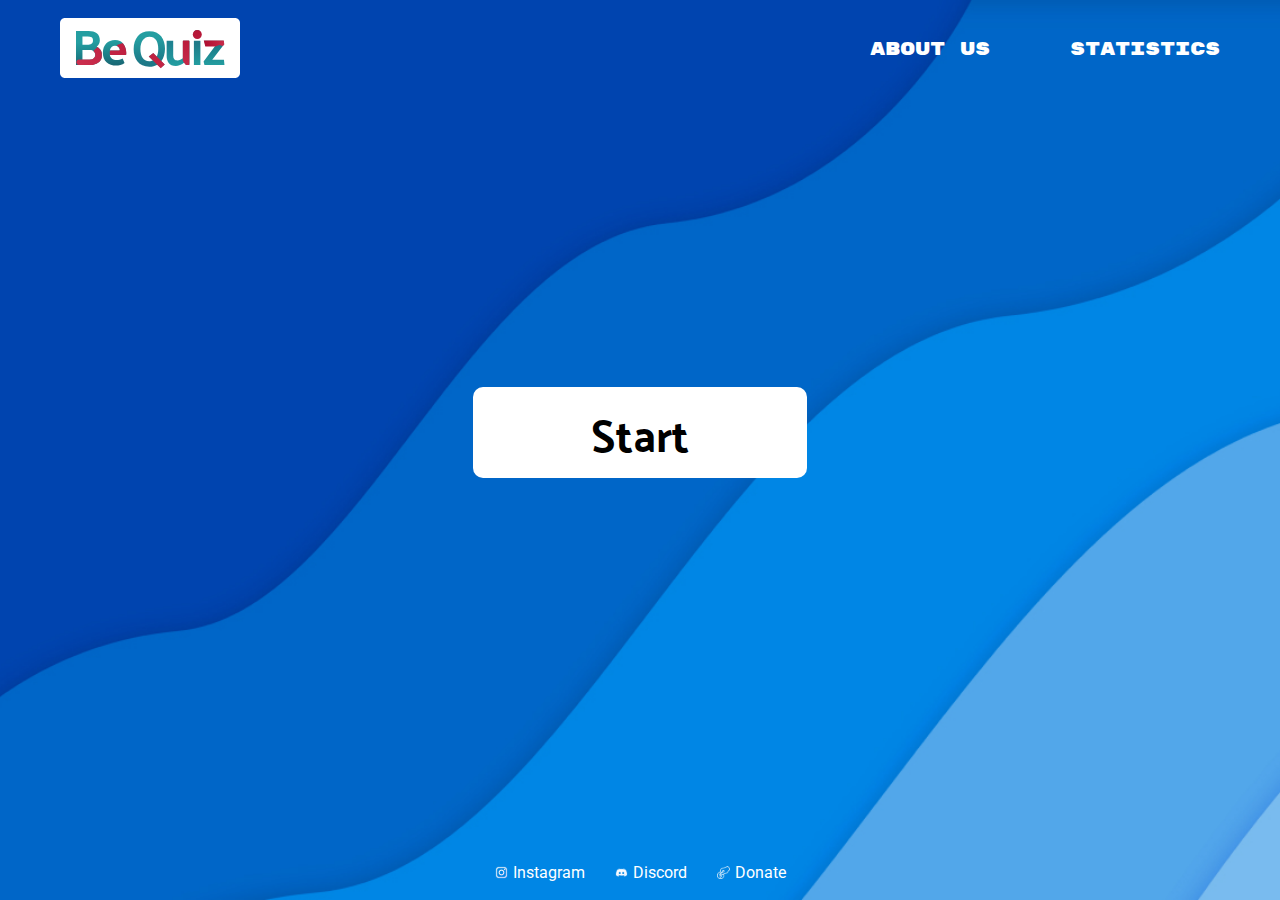
<file: index.html>
<!DOCTYPE html>
<html lang="en">
<head>
    <meta charset="UTF-8">
    <meta http-equiv="X-UA-Compatible" content="IE=edge">
    <meta name="viewport" content="width=device-width, initial-scale=1.0">
    <link rel="stylesheet" href="./css/index.css">
    <title>BeQuiz</title>
</head>
<body>

    <header class="header">
        <div class="container">
            <div class="header__inner">
                <img class="header_logo" alt="" src="./media/BeQuiz-logo.svg">
                <ul class="header_ul">
                    <li><a href="./pages/aboutus.html">About us</a></li>
                    <li><a href="./pages/statistics.html">Statistics</a></li>
                </ul>
                <div class="menu">
                    <img class="header-bmenu" alt="" src="./media/header-burger_menu.svg">
                </div>
            </div>
        </div>
    </header>

    <div class="btn-section">
        <div class="container">
            <a href="./pages/categories.html"><button class="btn"><p class="btn-text">Start</p></button></a>
        </div>
    </div>

    <footer class="footer">
        <div class="container">
            <div class="footer-links">
                <div class="footer-link">
                    <a href="https://www.instagram.com/bequiz.kg/">
                        <img class="footer-logo" alt="" src="./media/inst-logo.svg">
                        <p class="footer-text">Instagram</p>
                    </a>
                </div>
                <div class="footer-link">
                    <a href="https://discord.com/">
                        <img class="footer-logo" alt="" src="./media/discord-logo.svg">
                        <p class="footer-text">Discord</p>
                    </a>
                </div>
                <div class="footer-link">
                    <a href="https://www.patreon.com/">
                        <img class="footer-logo" alt="" src="./media/donate-logo.svg">
                        <p class="footer-text">Donate</p>
                    </a>
                </div>
            </div>
        </div>
    </footer>

    <script src="./js/index.js"></script>
    <script src="./js/mainpage.js"></script>
</body>

</html>
</file>
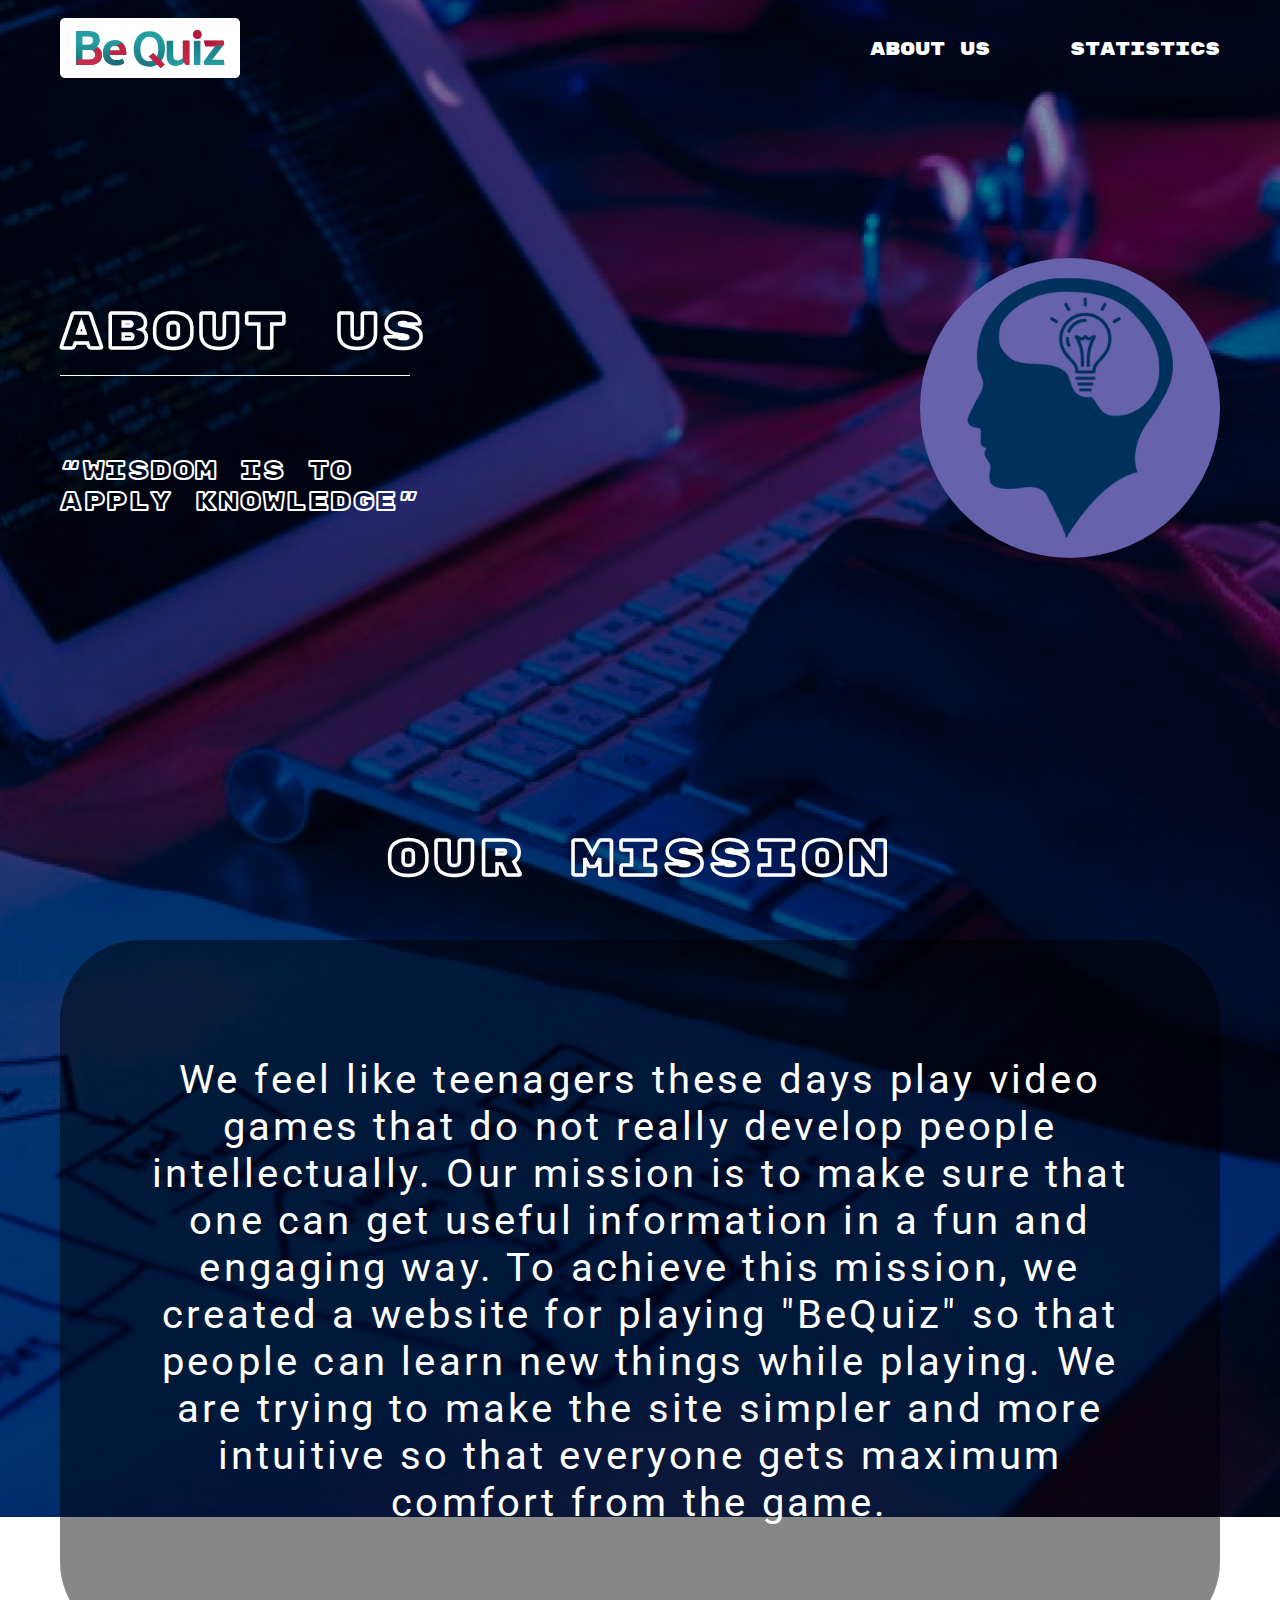
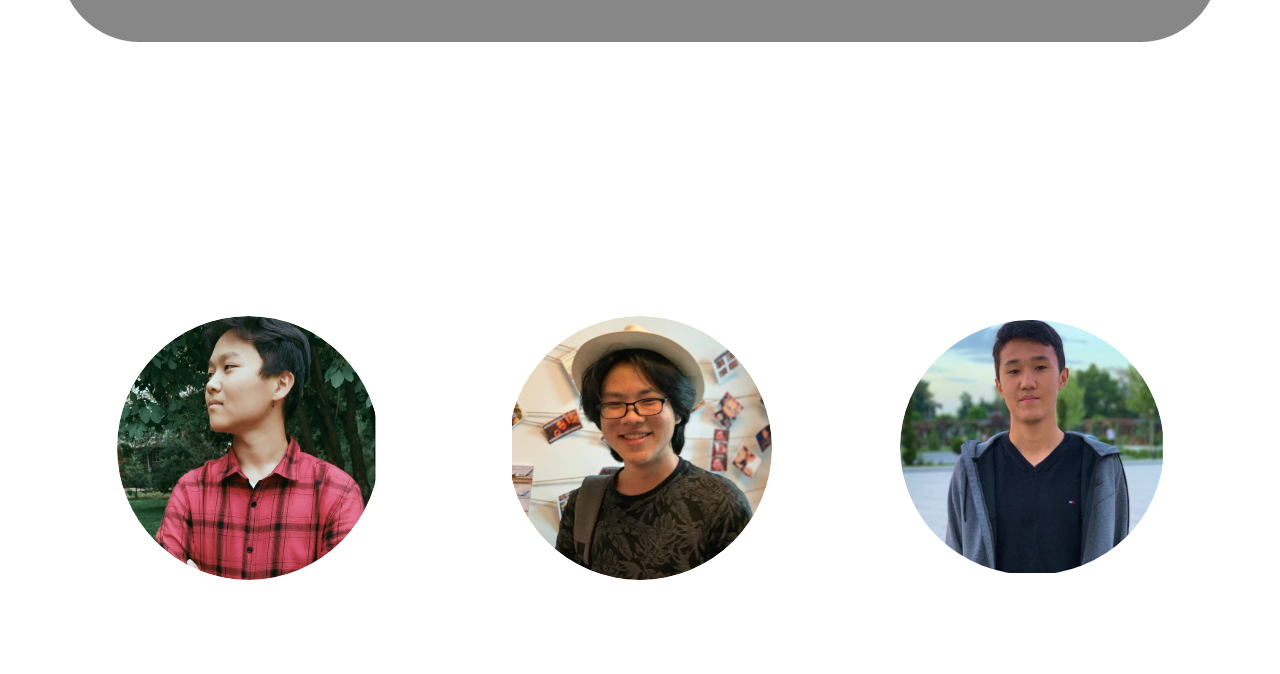
<file: pages/aboutus.html>
<!DOCTYPE html>
<html lang="en">
<head>
    <meta charset="UTF-8">
    <meta http-equiv="X-UA-Compatible" content="IE=edge">
    <meta name="viewport" content="width=device-width, initial-scale=1.0">
    <link rel="stylesheet" href="../css/aboutus.css">
    <title>About us</title>
</head>
<body>

    <header class="header">
        <div class="container">
            <div class="header__inner">
                <a class="transition-index" href="../index.html"><img class="header_logo" alt="" src="../media/BeQuiz-logo.svg"></a>
                <ul class="header_ul">
                    <li class="header_li active"><a href="../pages/aboutus.html">About us</a></li>
                    <li class="li-stats"><a href="../pages/statistics.html">Statistics</a></li>
                </ul>
                <div class="menu">
                    <img class="header-bmenu" alt="" src="../media/header-burger_menu.svg">
                </div>
            </div>
        </div>
    </header>

    <main>
        <img src="../media/aboutus/about_us-bg.jpg" alt="">
        <section class="section1">
            <div class="container">
                <div class="section1_box">
                    <div class="section1_left">
                        <p class="section1_left-title">
                            About us
                        </p>
                        <div class="section1-left-line"></div>
                        <p class="section1_left-text">
                            “Wisdom is to <br> apply knowledge”  
                        </p>
                    </div>
                    <div class="section1_right">
                        <img class="section1_right-img" src="../media/aboutus/know.png" alt="">
                    </div>
                </div>
            </div>
        </section>
        <section class="section2">
            <div class="container">
                <div class="section2_box">
                    <p class="section2_title">
                        Our mission
                    </p>
                    <div class="section2-bckg-box">
                        <p class="section2_text">
                            We feel like teenagers these days play video games that do not really develop people intellectually. Our mission is to make sure that one can get useful information in a fun and engaging way. To achieve this mission, we created a website for playing "BeQuiz" so that people can learn new things while playing. We are trying to make the site simpler and more intuitive so that everyone gets maximum comfort from the game.
                        </p>
                    </div>
                </div>
            </div>
        </section>
        <section class="section3">
            <div class="container">
                <p class="section3_title">
                    Our team
                </p>
                <div class="section3_cards">
                    <div class="card">
                        <div class="card__content">
                            <img class="we_img" src="../media/aboutus/Rectangle 84.svg" alt="" srcset="">
                            <p class="section3_cards-p1">Emir</p>
                        </div>
                        <div class="card__info info">
                            <h1 class="info__title">Description</h1>
                            <p class="info__text">My name is Emir, I like to eat oranges and also listen to music</p>
                        </div>
                    </div>
                    <div class="card">
                        <div class="card__content">
                            <img class="we_img" src="../media/aboutus/Rectangle 85.svg" alt="" srcset="">
                            <p class="section3_cards-p1">Timur</p>
                        </div>
                        <div class="card__info info">
                            <h1 class="info__title">Description</h1>
                            <p class="info__text">My name is Timur! I am interested in computer technologies. I am actively studying English and Front End development</p>
                        </div>
                    </div>
                    <div class="card">
                        <div class="card__content">
                            <img class="we_img" src="../media/aboutus/Rectangle 86.svg" alt="" srcset="">
                            <p class="section3_cards-p1">Beksultan</p>
                        </div>
                        <div class="card__info info">
                            <h1 class="info__title">Description</h1>
                            <p class="info__text">My name is Beksultan. In the future I want to join IT companies like Google, Amazon and Apple</p>
                        </div>
                    </div>
                </div>
            </div>
        </section>
    </main>

    <script src="../js/index.js"></script>
    <script src="../js/aboutus.js"></script>
</body>
</html>
</file>
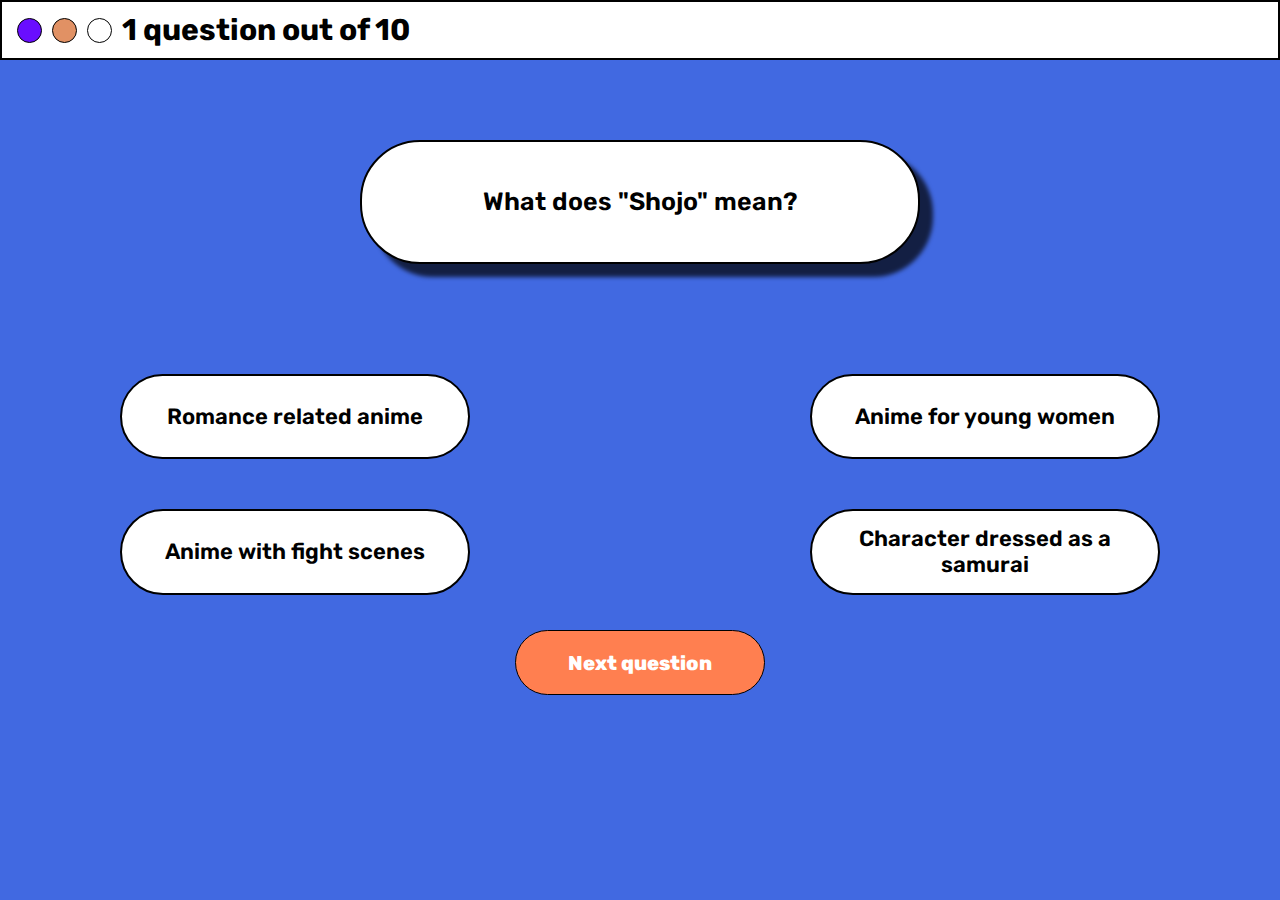
<file: pages/anime.html>
<!DOCTYPE html>
<html lang="en">
<head>
    <meta charset="UTF-8">
    <meta http-equiv="X-UA-Compatible" content="IE=edge">
    <meta name="viewport" content="width=device-width, initial-scale=1.0">
    <link rel="stylesheet" href="../css/Allcategories/commonstyle-quiz.css">
    <title>Anime</title>
</head>
<body>
    <main class="main">
        <section class="section-one">
            <div class="section-number">
                <div class="section-circle-red"></div>
                <div class="section-circle-orange"></div>
                <div class="section-circle-white"></div>
                <h3 class="section-title">
                    <span id="number-of-question"></span>
                    question out of
                    <span id="number-of-all-question"></span>
                </h3>
            </div>
            <div class="container">
                <div class="section-quiz">
                    <div id="question" class="section-question"><h3></h3></div>
                    <div class="section-answer">
                        <button data-id="0" class="section-one-btn option1"></button>
                        <button data-id="1" class="section-one-btn option2"></button>
                        <button data-id="2" class="section-one-btn option3"></button>
                        <button data-id="3" class="section-one-btn option4"></button>
                    </div>
                    <div class="button">
                        <button id="btn-next">Next question</button>
                    </div>
                </div>
                <div class="tracker">

                </div>   
            </div>
        </section>
	    <div class="quiz-over-modal">
		    <div class="content">
			    <h1>Result</h1>
			    <p class="quiz-over-modal__title">You've answered 
				    <span id="correct-answer"></span> out of 
				    <span id="number-of-all-question-2"></span> questions correctly
			    </p>
			    <button id="btn-try-again">Try again</button>
                <button id="btn-main-menu">Main menu</button>
		    </div>
	    </div>
        <script src="../js/anime.js"></script>
    </main>

</body>
</html>
</file>
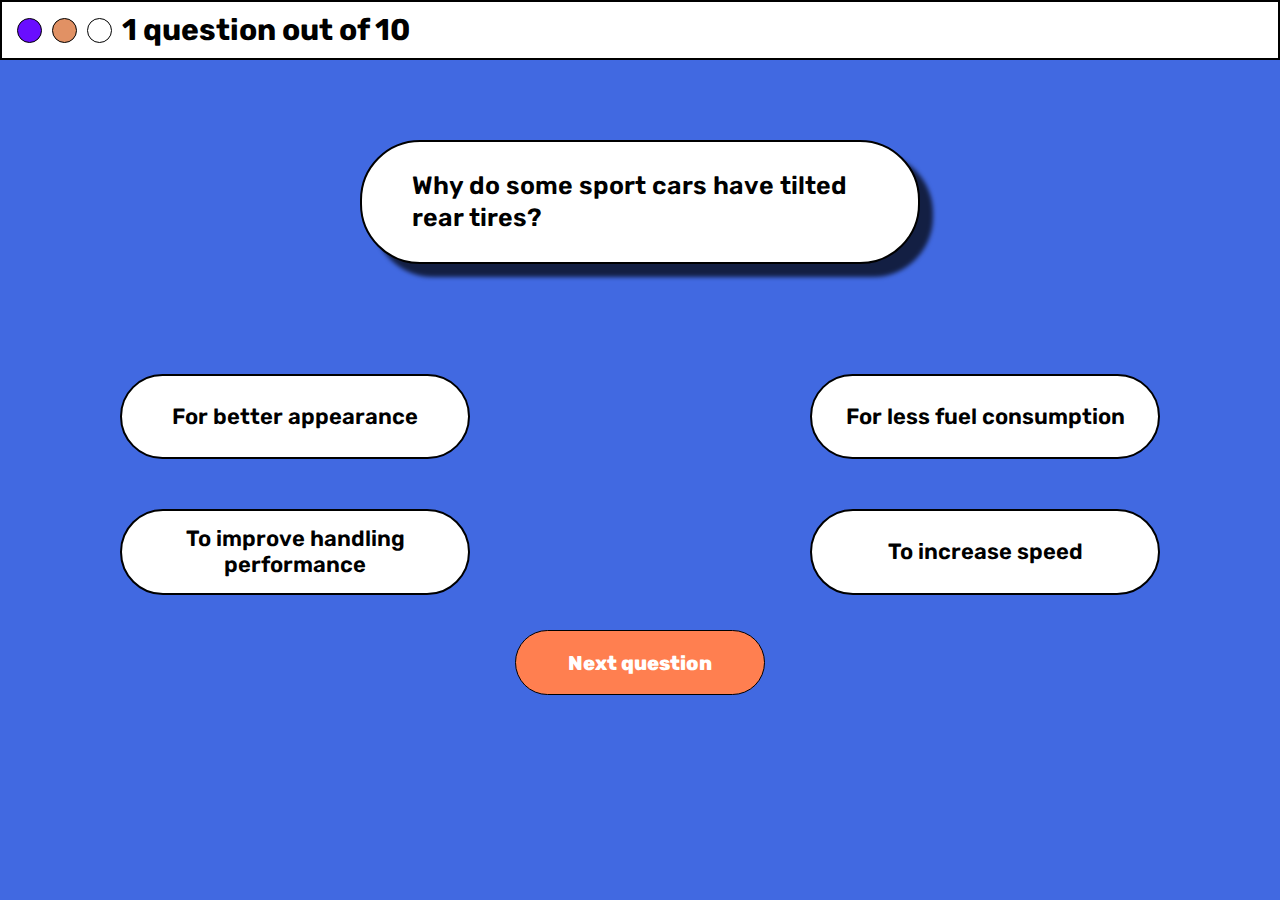
<file: pages/car.html>
<!DOCTYPE html>
<html lang="en">
<head>
    <meta charset="UTF-8">
    <meta http-equiv="X-UA-Compatible" content="IE=edge">
    <meta name="viewport" content="width=device-width, initial-scale=1.0">
    <link rel="stylesheet" href="../css/Allcategories/commonstyle-quiz.css">
    <title>Car</title>
</head>
<body>
    <main class="main">
        <section class="section-one">
            <div class="section-number">
                <div class="section-circle-red"></div>
                <div class="section-circle-orange"></div>
                <div class="section-circle-white"></div>
                <h3 class="section-title">
                    <span id="number-of-question"></span>
                    question out of
                    <span id="number-of-all-question"></span>
                </h3>
            </div>
            <div class="container">
                <div class="section-quiz">
                    <div id="question" class="section-question"><h3></h3></div>
                    <div class="section-answer">
                        <button data-id="0" class="section-one-btn option1"></button>
                        <button data-id="1" class="section-one-btn option2"></button>
                        <button data-id="2" class="section-one-btn option3"></button>
                        <button data-id="3" class="section-one-btn option4"></button>
                    </div>
                    <div class="button">
                        <button id="btn-next">Next question</button>
                    </div>
                </div>
                <div class="tracker">

                </div>   
            </div>
        </section>
	    <div class="quiz-over-modal">
		    <div class="content">
			    <h1>Result</h1>
			    <p class="quiz-over-modal__title">You've answered 
				    <span id="correct-answer"></span> out of 
				    <span id="number-of-all-question-2"></span> questions correctly
			    </p>
			    <button id="btn-try-again">Try again</button>
                <button id="btn-main-menu">Main menu</button>
		    </div>
	    </div>
        <script src="../js/car.js"></script>
    </main>

</body>
</html>
</file>
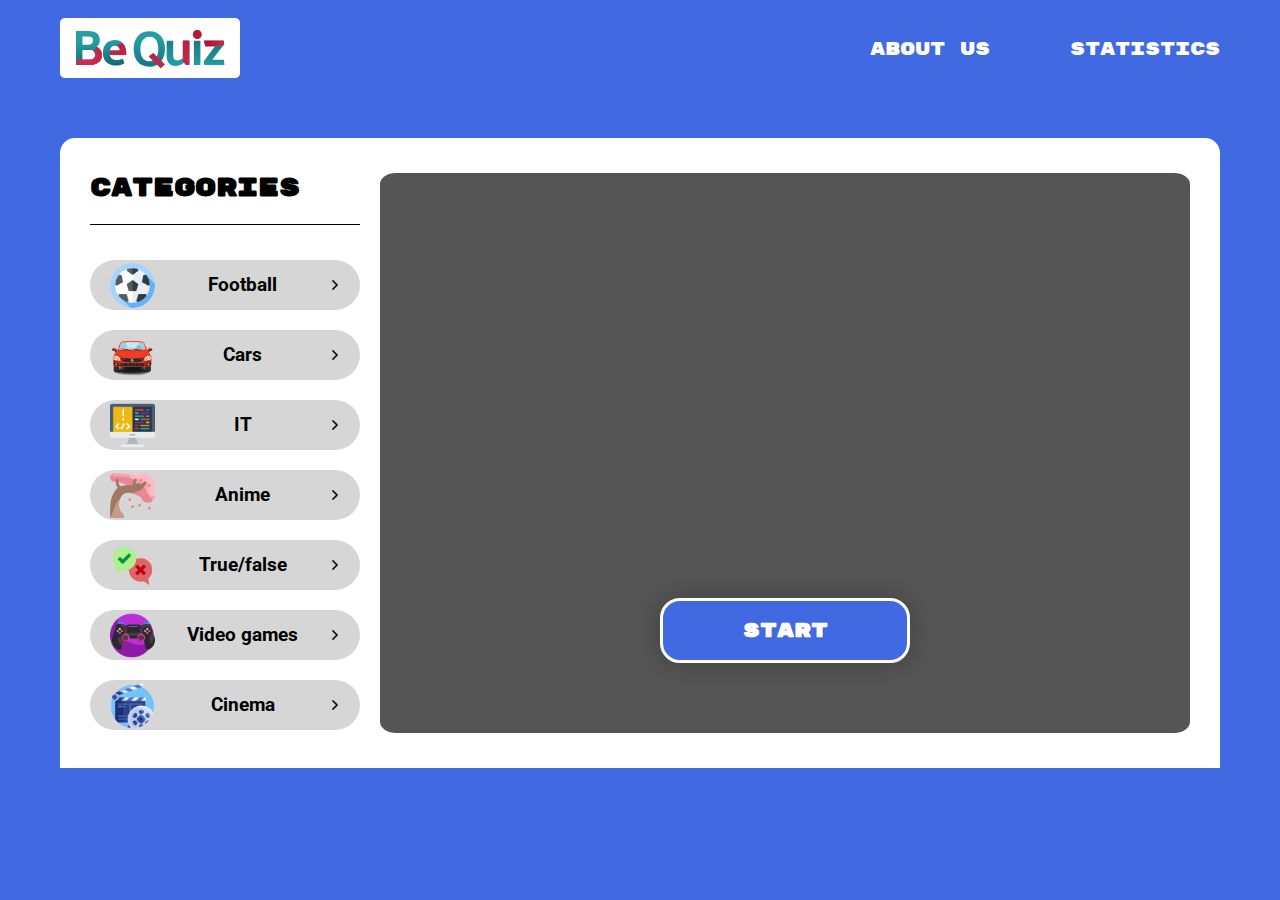
<file: pages/categories.html>
<!DOCTYPE html>
<html lang="en">
<head>
    <meta charset="UTF-8">
    <meta http-equiv="X-UA-Compatible" content="IE=edge">
    <meta name="viewport" content="width=device-width, initial-scale=1.0">
    <link rel="stylesheet" href="../css/categories.css">
    <title>Categories</title>
</head>
<body>

    <header class="header">
        <div class="container">
            <div class="header__inner">
                <a class="transition-index" href="../index.html"><img class="header_logo" alt="" src="../media/BeQuiz-logo.svg"></a>
                <ul class="header_ul">
                    <li class="header_li active"><a href="../pages/aboutus.html">About us</a></li>
                    <li class="li-stats"><a href="../pages/statistics.html">Statistics</a></li>
                </ul>
                <div class="menu">
                    <img class="header-bmenu" alt="" src="../media/header-burger_menu.svg">
                </div>
            </div>
        </div>
    </header>

    <section class="section-select">
        <div class="container">
            <div class="categories">
                <div class="quiz-types">
                    <h1 class="quiz-types-title">Categories</h1>
                    <div class="quiz-types-line"></div>

                   <a>
                    <div onclick="football()" class="quiz-type football">
                        <img class="quiz-type-icon" alt="" src="../media/categories-media/football-icon.svg">
                        <h3 class="quiz-type-title">Football</h3>
                        <img class="quiz-type-arr" alt="" src="../media/categories-media/arrow-right.svg">
                    </div>
                   </a> 
                    <div onclick="car()" class="quiz-type car">
                        <img class="quiz-type-icon" alt="" src="../media/categories-media/cars.png">
                        <h3 class="quiz-type-title">Cars</h3>
                        <img class="quiz-type-arr" alt="" src="../media/categories-media/arrow-right.svg">
                    </div>

                    <div onclick="IT()" class="quiz-type IT">
                        <img class="quiz-type-icon" alt="" src="../media/categories-media/it-icon.svg">
                        <h3 class="quiz-type-title">IT</h3>
                        <img class="quiz-type-arr" alt="" src="../media/categories-media/arrow-right.svg">
                    </div>

                    <div onclick="anime()" class="quiz-type anime">
                        <img class="quiz-type-icon" alt="" src="../media/categories-media/anime-icon.svg">
                        <h3 class="quiz-type-title">Anime</h3>
                        <img class="quiz-type-arr" alt="" src="../media/categories-media/arrow-right.svg">
                    </div>

                    <div onclick="truefalse()" class="quiz-type truefalse">
                        <img class="quiz-type-icon" alt="" src="../media/categories-media/true or false-logo.svg">
                        <h3 class="quiz-type-title">True/false</h3>
                        <img class="quiz-type-arr" alt="" src="../media/categories-media/arrow-right.svg">
                    </div>

                    <div onclick="game()" class="quiz-type game">
                        <img class="quiz-type-icon" alt="" src="../media/categories-media/games-logo.svg">
                        <h3 class="quiz-type-title">Video games</h3>
                        <img class="quiz-type-arr" alt="" src="../media/categories-media/arrow-right.svg">
                    </div>

                    <div onclick="cinema()" class="quiz-type cinema">
                        <img class="quiz-type-icon" alt="" src="../media/categories-media/movies-logo.svg">
                        <h3 class="quiz-type-title">Cinema</h3>
                        <img class="quiz-type-arr" alt="" src="../media/categories-media/arrow-right.svg">
                    </div>
                </div>
                
                <div class="wrapper">
                    <div class="quiz-types-img">
                        <div class="wrapper-btn">
                            <button class="quiz-types-img-btn"><div class="wrapper-btn"><h3>Start</h3></div></button>
                        </div>  
                    </div>
                    <img src="../media/categories-media/not_choosen.jpg" alt="">
                    <img src="../media/categories-media/Soccer.png" alt="">
                    <img src="../media/categories-media/car.bckg.svg" alt="">
                    <img src="../media/categories-media/IT.png" alt="">
                    <img src="../media/categories-media/animes.jpg" alt="">
                    <img src="../media/categories-media/TRUEFALSE.jpg" alt="">
                    <img src="../media/categories-media/games.png" alt="">
                    <img src="../media/categories-media/cinema.bkg.png" alt="">
                </div>
            </div>
        </div>
    </section>
    <script src="../js/categories.js"></script>
    <script src="../js/index.js"></script>
</body>
</html>
</file>
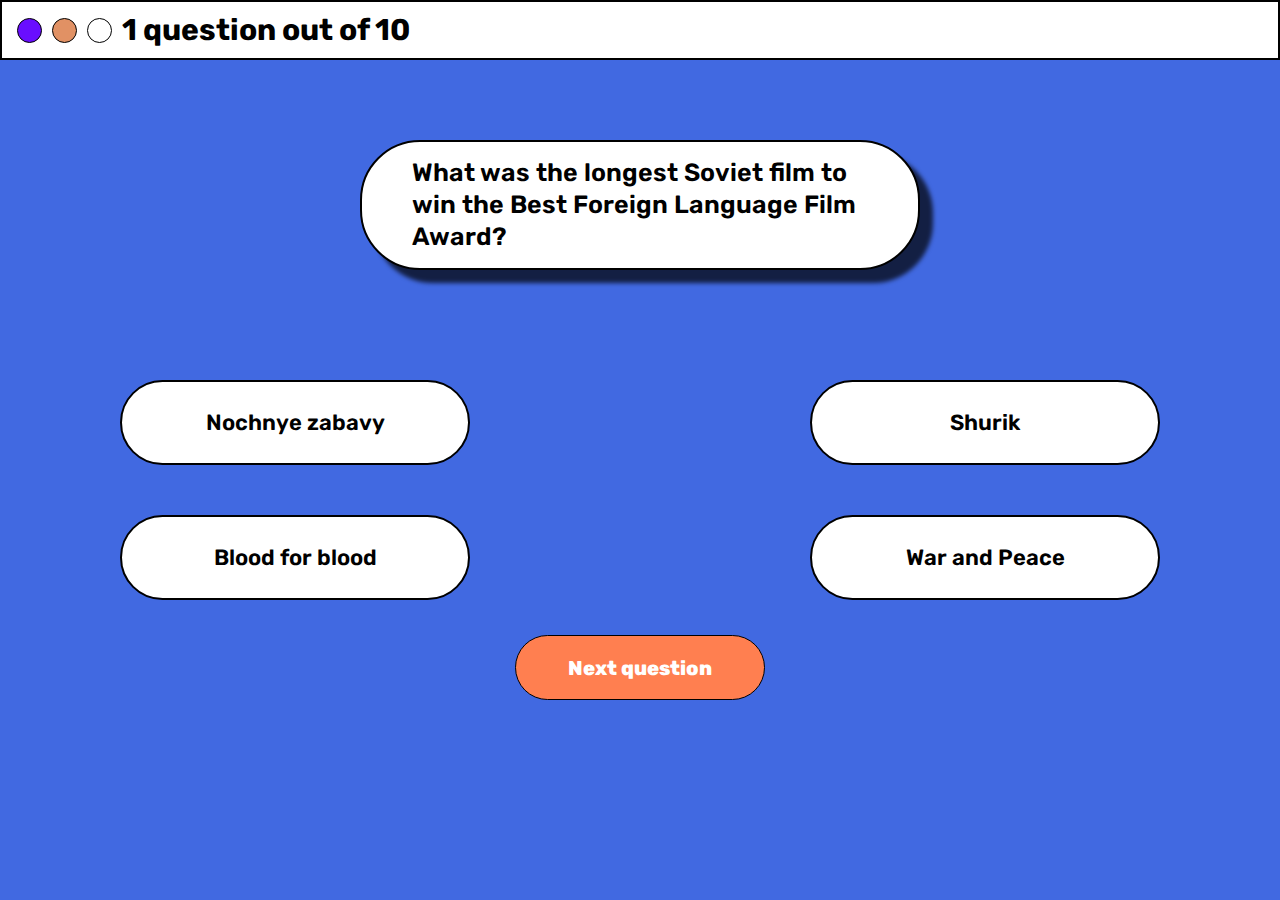
<file: pages/cinema.html>
<!DOCTYPE html>
<html lang="en">
<head>
    <meta charset="UTF-8">
    <meta http-equiv="X-UA-Compatible" content="IE=edge">
    <meta name="viewport" content="width=device-width, initial-scale=1.0">
    <link rel="stylesheet" href="../css/Allcategories/commonstyle-quiz.css">
    <title>Cinema</title>
</head>
<body>
    <main class="main">
        <section class="section-one">
            <div class="section-number">
                <div class="section-circle-red"></div>
                <div class="section-circle-orange"></div>
                <div class="section-circle-white"></div>
                <h3 class="section-title">
                    <span id="number-of-question"></span>
                    question out of
                    <span id="number-of-all-question"></span>
                </h3>
            </div>
            <div class="container">
                <div class="section-quiz">
                    <div id="question" class="section-question"><h3></h3></div>
                    <div class="section-answer">
                        <button data-id="0" class="section-one-btn option1"></button>
                        <button data-id="1" class="section-one-btn option2"></button>
                        <button data-id="2" class="section-one-btn option3"></button>
                        <button data-id="3" class="section-one-btn option4"></button>
                    </div>
                    <div class="button">
                        <button id="btn-next">Next question</button>
                    </div>
                </div>
                <div class="tracker">

                </div>   
            </div>
        </section>
	    <div class="quiz-over-modal">
		    <div class="content">
			    <h1>Result</h1>
			    <p class="quiz-over-modal__title">You've answered 
				    <span id="correct-answer"></span> out of 
				    <span id="number-of-all-question-2"></span> questions correctly
			    </p>
			    <button id="btn-try-again">Try again</button>
                <button id="btn-main-menu">Main menu</button>
		    </div>
	    </div>
        <script src="../js/cinema.js"></script>
    </main>

</body>
</html>
</file>
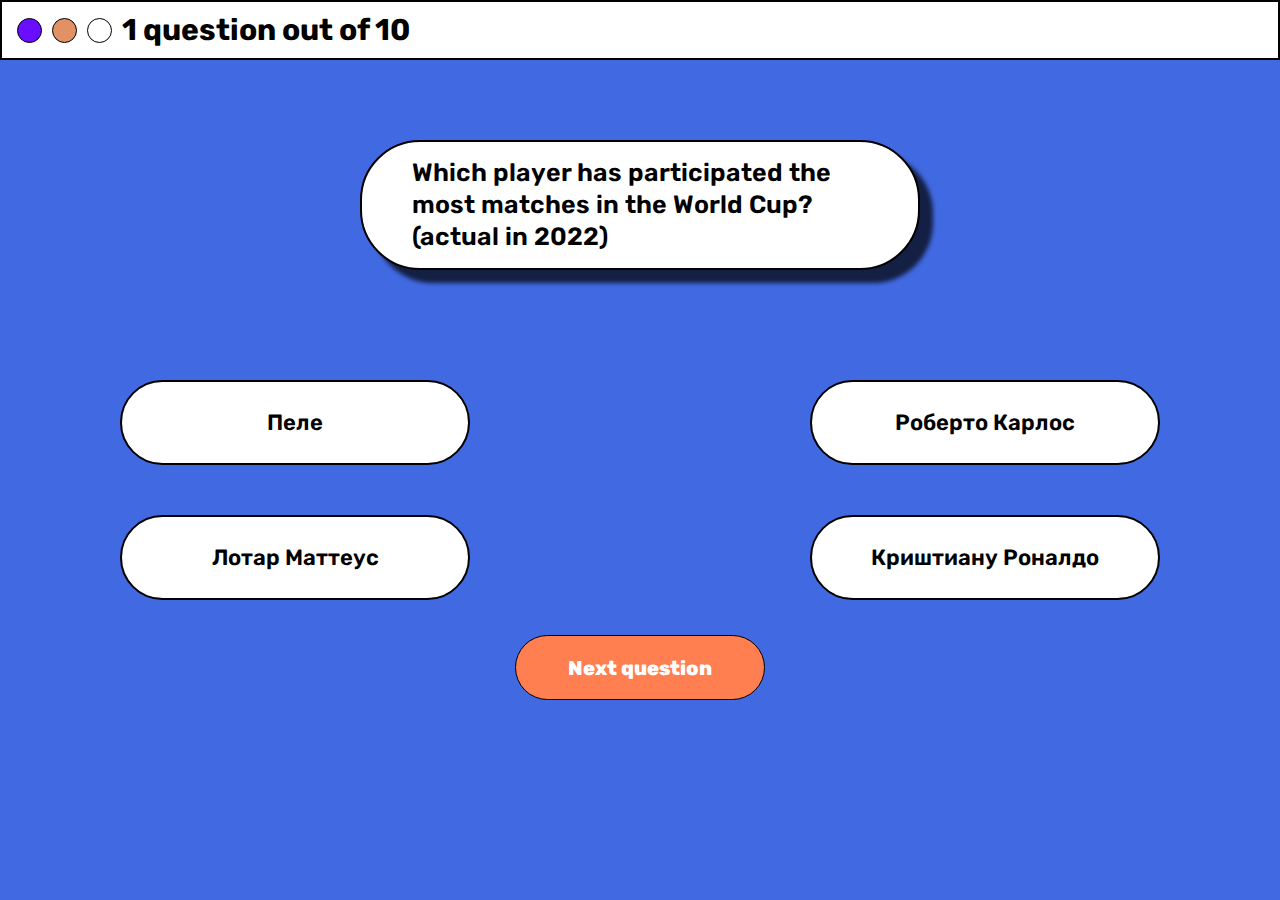
<file: pages/fotball.html>
<!DOCTYPE html>
<html lang="en">
<head>
    <meta charset="UTF-8">
    <meta http-equiv="X-UA-Compatible" content="IE=edge">
    <meta name="viewport" content="width=device-width, initial-scale=1.0">
    <link rel="stylesheet" href="../css/Allcategories/commonstyle-quiz.css">
    <title>Football</title>
</head>
<body>
    <main class="main">
        <section class="section-one">
            <div class="section-number">
                <div class="section-circle-red"></div>
                <div class="section-circle-orange"></div>
                <div class="section-circle-white"></div>
                <h3 class="section-title">
                    <span id="number-of-question"></span>
                    question out of
                    <span id="number-of-all-question"></span>
                </h3>
            </div>
            <div class="container">
                <div class="section-quiz">
                    <div id="question" class="section-question"><h3></h3></div>
                    <div class="section-answer">
                        <button data-id="0" class="section-one-btn option1"></button>
                        <button data-id="1" class="section-one-btn option2"></button>
                        <button data-id="2" class="section-one-btn option3"></button>
                        <button data-id="3" class="section-one-btn option4"></button>
                    </div>
                    <div class="button">
                        <button id="btn-next">Next question</button>
                    </div>
                </div>
                <div class="tracker">

                </div>   
            </div>
        </section>
	    <div class="quiz-over-modal">
		    <div class="content">
			    <h1>Result</h1>
			    <p class="quiz-over-modal__title">You've answered 
				    <span id="correct-answer"></span> out of 
				    <span id="number-of-all-question-2"></span> questions correctly
			    </p>
			    <button id="btn-try-again">Try again</button>
                <button id="btn-main-menu">Main menu</button>
		    </div>
	    </div>
        <script src="../js/football.js"></script>
    </main>

</body>
</html>
</file>
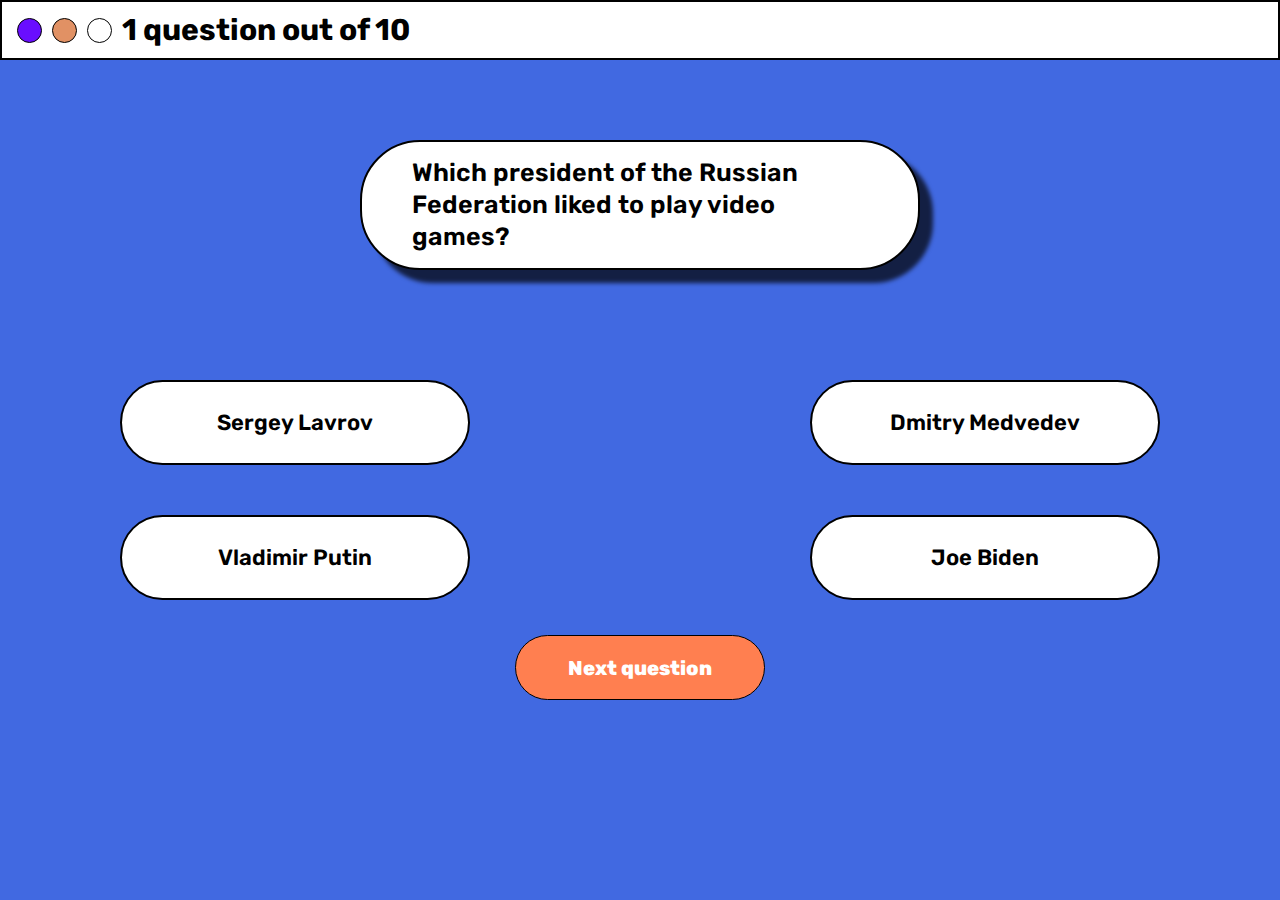
<file: pages/game.html>
<!DOCTYPE html>
<html lang="en">
<head>
    <meta charset="UTF-8">
    <meta http-equiv="X-UA-Compatible" content="IE=edge">
    <meta name="viewport" content="width=device-width, initial-scale=1.0">
    <link rel="stylesheet" href="../css/Allcategories/commonstyle-quiz.css">
    <title>Video Games</title>
</head>
<body>
    <main class="main">
        <section class="section-one">
            <div class="section-number">
                <div class="section-circle-red"></div>
                <div class="section-circle-orange"></div>
                <div class="section-circle-white"></div>
                <h3 class="section-title">
                    <span id="number-of-question"></span>
                    question out of
                    <span id="number-of-all-question"></span>
                </h3>
            </div>
            <div class="container">
                <div class="section-quiz">
                    <div id="question" class="section-question"><h3></h3></div>
                    <div class="section-answer">
                        <button data-id="0" class="section-one-btn option1"></button>
                        <button data-id="1" class="section-one-btn option2"></button>
                        <button data-id="2" class="section-one-btn option3"></button>
                        <button data-id="3" class="section-one-btn option4"></button>
                    </div>
                    <div class="button">
                        <button id="btn-next">Next question</button>
                    </div>
                </div>
                <div class="tracker">

                </div>   
            </div>
        </section>
	    <div class="quiz-over-modal">
		    <div class="content">
			    <h1>Result</h1>
			    <p class="quiz-over-modal__title">You've answered 
				    <span id="correct-answer"></span> out of 
				    <span id="number-of-all-question-2"></span> questions correctly
			    </p>
			    <button id="btn-try-again">Try again</button>
                <button id="btn-main-menu">Main menu</button>
		    </div>
	    </div>
        <script src="../js/game.js"></script>
    </main>

</body>
</html>
</file>
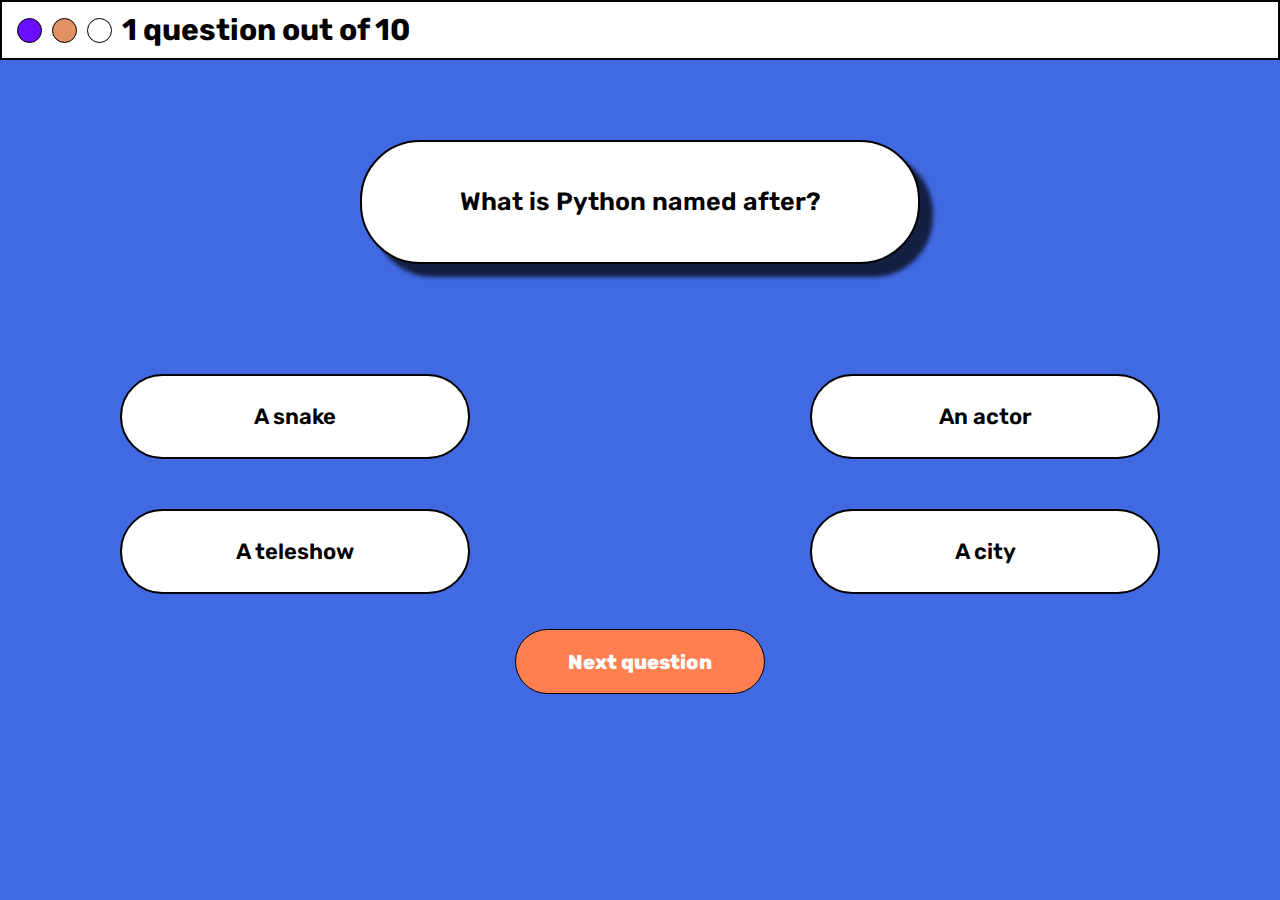
<file: pages/IT.html>
<!DOCTYPE html>
<html lang="en">
<head>
    <meta charset="UTF-8">
    <meta http-equiv="X-UA-Compatible" content="IE=edge">
    <meta name="viewport" content="width=device-width, initial-scale=1.0">
    <link rel="stylesheet" href="../css/Allcategories/commonstyle-quiz.css">
    <title>IT</title>
</head>
<body>
    <main class="main">
        <section class="section-one">
            <div class="section-number">
                <div class="section-circle-red"></div>
                <div class="section-circle-orange"></div>
                <div class="section-circle-white"></div>
                <h3 class="section-title">
                    <span id="number-of-question"></span>
                    question out of
                    <span id="number-of-all-question"></span>
                </h3>
            </div>
            <div class="container">
                <div class="section-quiz">
                    <div id="question" class="section-question"><h3></h3></div>
                    <div class="section-answer">
                        <button data-id="0" class="section-one-btn option1"></button>
                        <button data-id="1" class="section-one-btn option2"></button>
                        <button data-id="2" class="section-one-btn option3"></button>
                        <button data-id="3" class="section-one-btn option4"></button>
                    </div>
                    <div class="button">
                        <button id="btn-next">Next question</button>
                    </div>
                </div>
                <div class="tracker">

                </div>   
            </div>
        </section>
	    <div class="quiz-over-modal">
		    <div class="content">
			    <h1>Result</h1>
			    <p class="quiz-over-modal__title">You've answered 
				    <span id="correct-answer"></span> out of 
				    <span id="number-of-all-question-2"></span> questions correctly
			    </p>
			    <button id="btn-try-again">Try again</button>
                <button id="btn-main-menu">Main menu</button>
		    </div>
	    </div>
        <script src="../js/IT.js"></script>
    </main>

</body>
</html>
</file>
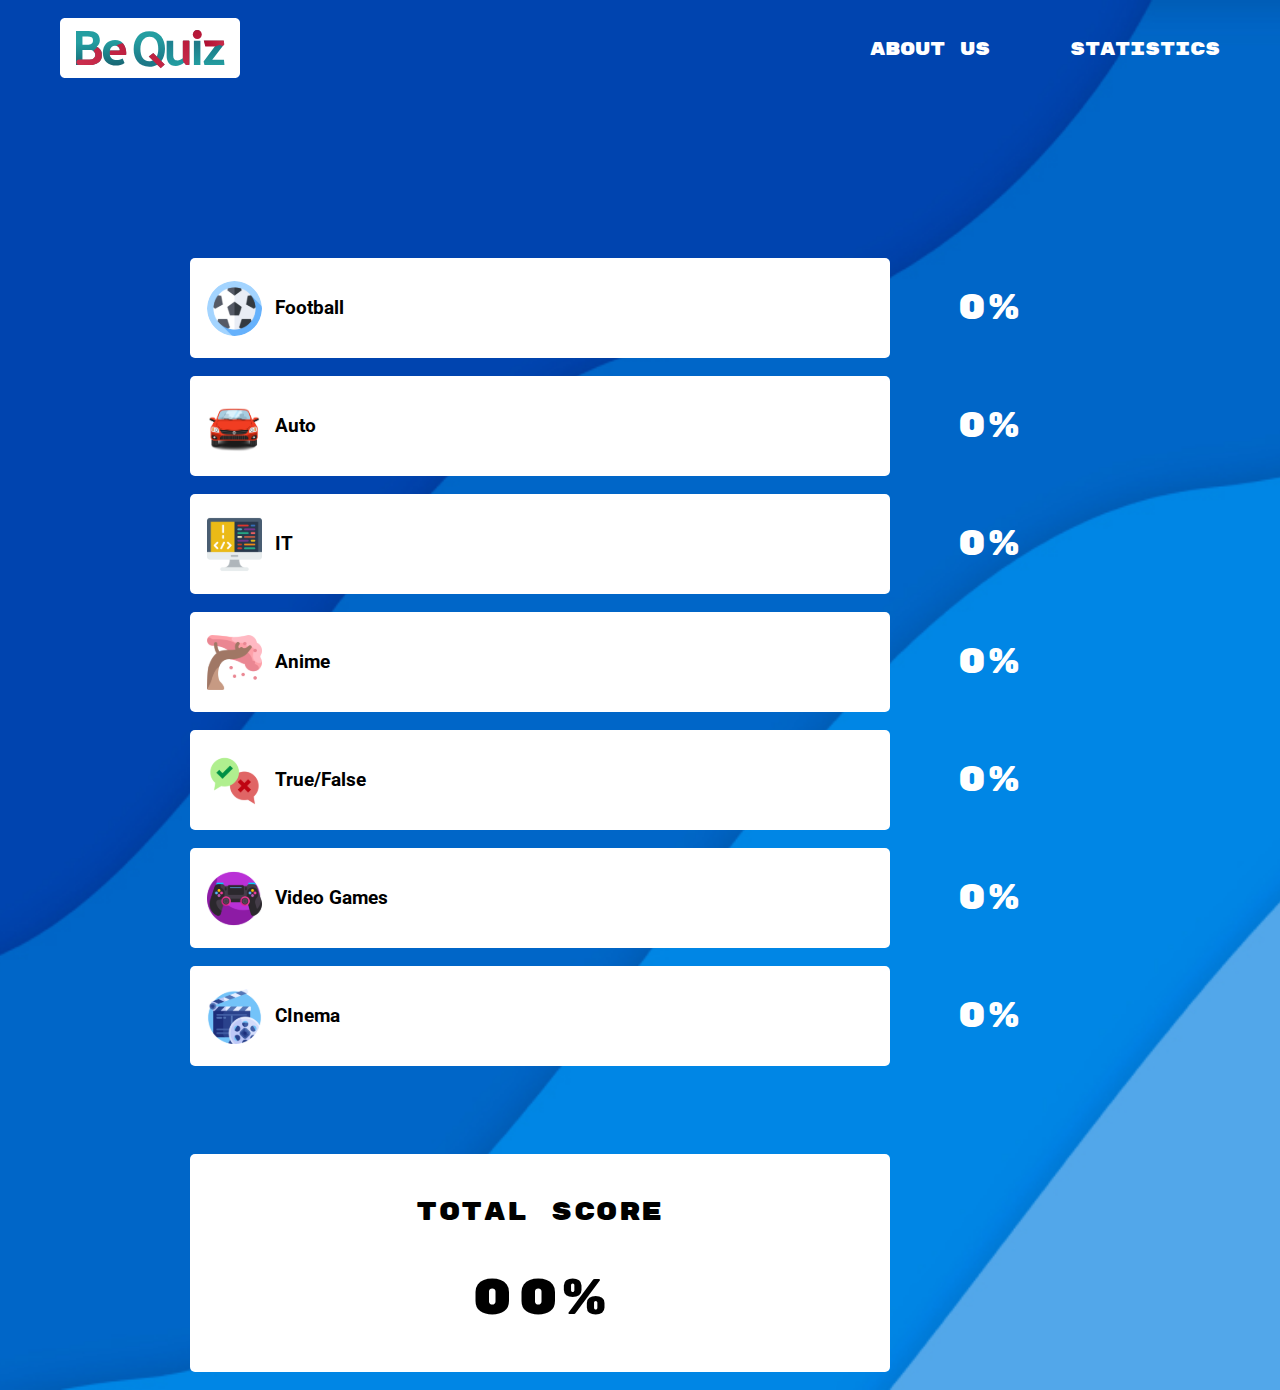
<file: pages/statistics.html>
<html lang="en">
<head>
    <meta charset="UTF-8">
    <meta http-equiv="X-UA-Compatible" content="IE=edge">
    <meta name="viewport" content="width=device-width, initial-scale=1.0">
    <link rel="stylesheet" href="../css/statistics.css">
    <title>Statistics</title>
</head>
<body>
    <header class="header">
        <div class="container">
            <div class="header__inner">
                <a class="transition-index" href="../index.html"><img class="header_logo" alt="" src="../media/BeQuiz-logo.svg"></a>
                <ul class="header_ul">
                    <li class="header_li active"><a href="../pages/aboutus.html">About us</a></li>
                    <li class="li-stats"><a href="../pages/statistics.html">Statistics</a></li>
                </ul>
                <div class="menu">
                    <img class="header-bmenu" alt="" src="../media/header-burger_menu.svg">
                </div>
            </div>
        </div>
    </header>
    
    <section class="statistics">
        <div class="statistics__container container">
            <div class="statistics__row">
                    <div class="statistics-item">
                        <div class="statistics-item__block">
                            <div class="statistics-item__score score"></div>
                            <img src="../media/categories-media/football-icon.svg" alt="">
                            <h3>Football</h3>
                        </div>
                        <h1 class="statistics-item__title">00%</h1>
                    </div>
                    <div class="statistics-item">
                        <div class="statistics-item__block">
                            <div class="statistics-item__score score"></div>
                            <img src="../media/categories-media/cars.png" alt="">
                            <h3>Auto</h3>
                        </div>
                        <h1 class="statistics-item__title">00%</h1>
                    </div>
                    <div class="statistics-item">
                        <div class="statistics-item__block">
                            <div class="statistics-item__score score"></div>
                            <img src="../media/categories-media/it-icon.svg" alt="">
                            <h3>IT</h3>
                        </div>
                        <h1 class="statistics-item__title">00%</h1>
                    </div>
                    <div class="statistics-item">
                        <div class="statistics-item__block">
                            <div class="statistics-item__score score"></div>
                            <img src="../media/categories-media/anime-icon.svg" alt="">
                            <h3>Anime</h3>
                        </div>
                        <h1 class="statistics-item__title">00%</h1>
                    </div>
                    <div class="statistics-item">
                        <div class="statistics-item__block">
                            <div class="statistics-item__score score"></div>
                            <img src="../media/categories-media/true or false-logo.svg" alt="">
                            <h3>True/False</h3>
                        </div>
                        <h1 class="statistics-item__title">00%</h1>
                    </div>
                    <div class="statistics-item">
                        <div class="statistics-item__block">
                            <div class="statistics-item__score score"></div>
                            <img src="../media/categories-media/games-logo.svg" alt="">
                            <h3>Video Games</h3>
                        </div>
                        <h1 class="statistics-item__title">00%</h1>
                    </div>
                    <div class="statistics-item">
                        <div class="statistics-item__block">
                            <div class="statistics-item__score score"></div>
                            <img src="../media/categories-media/movies-logo.svg" alt="">
                            <h3>CInema</h3>
                        </div>
                        <h1 class="statistics-item__title">00%</h1>
                    </div>
                    <div class="statistics-item">
                        <div class="statistics__result result">
                            <h3>Total Score</h3>
                            <h1 class="statistic__score"></h1>
                        </div>
                    </div>
            </div>
            
        </div>
    </section>
    <script src="../js/statistics.js"></script>
    <script src="../js/index.js"></script>
</body>
</html>
</file>
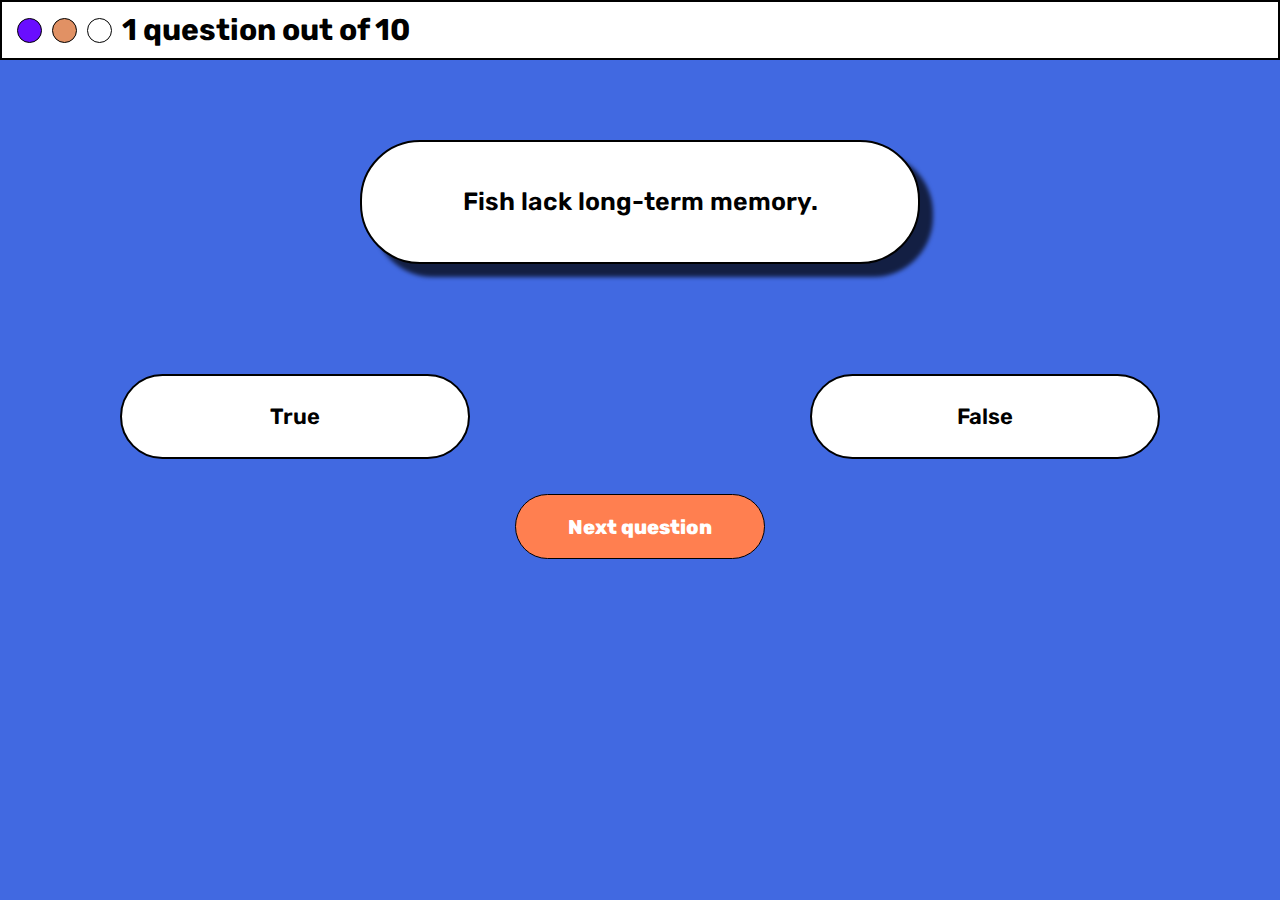
<file: pages/trueFalse.html>
<!DOCTYPE html>
<html lang="en">
<head>
    <meta charset="UTF-8">
    <meta http-equiv="X-UA-Compatible" content="IE=edge">
    <meta name="viewport" content="width=device-width, initial-scale=1.0">
    <link rel="stylesheet" href="../css/Allcategories/commonstyle-quiz.css">
    <title>TrueFalse</title>
</head>
<body>
    <main class="main">
        <section class="section-one">
            <div class="section-number">
                <div class="section-circle-red"></div>
                <div class="section-circle-orange"></div>
                <div class="section-circle-white"></div>
                <h3 class="section-title">
                    <span id="number-of-question"></span>
                    question out of
                    <span id="number-of-all-question"></span>
                </h3>
            </div>
            <div class="container">
                <div class="section-quiz">
                    <div id="question" class="section-question"><h3></h3></div>
                    <div class="section-answer">
                        <button data-id="0" class="section-one-btn option1"></button>
                        <button data-id="1" class="section-one-btn option2"></button>
                    </div>
                    <div class="button">
                        <button id="btn-next">Next question</button>
                    </div>
                </div>
                <div class="tracker">

                </div>   
            </div>
        </section>
	    <div class="quiz-over-modal">
		    <div class="content">
			    <h1>Result</h1>
			    <p class="quiz-over-modal__title">You've answered 
				    <span id="correct-answer"></span> out of 
				    <span id="number-of-all-question-2"></span> questions correctly
			    </p>
			    <button id="btn-try-again">Try again</button>
                <button id="btn-main-menu">Main menu</button>
		    </div>
	    </div>
        <script src="../js/truefalse.js"></script>
    </main>

</body>
</html>
</file>
<file: css/index.css>
@import url('https://fonts.googleapis.com/css2?family=Iceland&family=Rubik+Mono+One&display=swap');
@import url('https://fonts.googleapis.com/css2?family=Palanquin+Dark:wght@500&display=swap');
@import url('https://fonts.googleapis.com/css2?family=Roboto:wght@300&display=swap');

*{
    margin: 0;
    padding: 0;
    box-sizing: border-box;
    color: white;
    text-decoration: none;
}

body{
    display: none;
    background-image: url(../media/header-bg.jpg);
    background-repeat: no-repeat;
    background-position: center;
    background-size: cover;
    flex-direction: column;
    justify-content: space-between;
    height: 100vh;
}

ul {
    padding: 0;
    margin: 0;
}

.container{
    max-width: 1200px;
    width: 100%;
    margin: 0 auto;
    padding: 18px 20px;
}
.header{
    height: 120px;
    background: none;
    user-select: none;
}

.header_logo{
    pointer-events: none;
    user-select: none;
}

.header__inner{
    width: 100%;
    display: flex;
    justify-content: space-between;
    align-items: center;
}

.header_ul{
    list-style-type: none;
    display: flex;
    justify-content: space-between;
    width: 350px;
}

.header_ul > li{
    font-family: 'Rubik Mono One', sans-serif;
    font-size: 18px;
    transition: all .3s ease-out;
    height: 20px;
    position: relative;
}

.header_ul > li::after {
    content: "";
    width: 0;
    height: 3px;
    background: #fff;
    position: absolute;
    top: calc(100% + 5px);
    left: 50%;
    transform: translate(-100%, 0%);
    transition: all .3s ease-out;
    opacity: 0;
}

.header_ul > li:hover::after {
    width: calc(100% + 14px);
    transform: translate(-50%, 0%);
    opacity: 1;
}

.menu {
    display: none;
}

.header-bmenu{
    display: none;
}

.btn-section > div{
    display: flex;
    align-items: center;
    justify-content: center;
}

.btn{
    margin-bottom: 100px;
    background: white;
    width:333.85px;
    height: 90.15px;
    border: none;
    border-radius: 10px;
    font-family: 'Palanquin Dark', sans-serif;
    font-style: normal;
    font-weight: 400;
    font-size: 45px;
    line-height: 81px;

    color: #000000;
    transition: 0.1s;
}

.btn-text{
    color: black;
}
.btn:hover{
    cursor: pointer;
    transform: translateY(-5px);
    box-shadow: 0 11.2px 0 #8D8D8D;
}
.btn:active{
    transform: translateY(-2px);
    box-shadow: 0 3px 0 gray;
}

.footer{
    width: 100%;
}

.footer-links{
    display: flex;
    justify-content: center;
    column-gap: 30px;
}

a{
    display: flex;
    column-gap: 5px;
}

a > .footer-text{
    font-family: 'Roboto', sans-serif;
}

@media (max-width: 767.98px){
    .menu {
        width: 400px;
        display: flex;
        justify-content: flex-end;
    }
    .header-bmenu{
        display: block;
        cursor: pointer;
        position: relative;
        z-index: 99;    
        zoom: 0.78;
    }

    .header_logo{
        zoom: 0.78;
    }

    .header_ul{
        list-style-type: none;
        display: flex;
        flex-direction: column;
        justify-content: flex-start;
        margin-left: 30px;
        width: 320px;
        height: calc(100vh - 120px);
        position: fixed;
        bottom: 0;
        right: 0;
        margin: 0;
        background: #fff;
        padding: 60px 0px 0px 70px;
        transform: translateX(100%);
        transition: all .3s ease-out;
    }
    .header_ul::before {
        content: "";
        width: 100%;
        height: 120px;
        background: #fff;
        position: absolute;
        top: -120px;
        right: 0;
        border-top-left-radius: 90px;
    }
    .header_ul.active{
        transform: translateX(0%);
    }
    .header_ul > li {
        color: #000;
        margin-bottom: 15px;
    }
    .header_ul > li::after {
        display: none;
    }
    .li-stats {
        margin: 0;
    }
    a {
        color: #000;
    }
}

@media (max-width: 450px){

    

    .btn-section{
        zoom: 0.9;
    }

    .btn-section > div{
        margin-top: 60px;
    }

    .footer-links{
        zoom: 0.9;
    }
}

@media (max-width: 375.98px){
    .btn-section{
        zoom: 0.9;
    }

    .btn-section > div{
        margin-top: -10px;
    }

    .footer-link{
        zoom: 0.9;
    }
}
</file>
<file: css/aboutus.css>
@import url('https://fonts.googleapis.com/css2?family=Iceland&family=Rubik+Mono+One&display=swap');
@import url('https://fonts.googleapis.com/css2?family=Palanquin+Dark:wght@500&display=swap');
@import url('https://fonts.googleapis.com/css2?family=Roboto:wght@300&display=swap');


*{
    margin: 0;
    padding: 0;
    box-sizing: border-box;
    color: white;
    text-decoration: none;
}

body{
    background: url(../media/aboutus/about_us-bg.jpg);
    background-repeat: no-repeat;
    background-position: center;
    background-size: cover;
    background-attachment: fixed;
    display: none;
    flex-direction: column;
    justify-content: space-between;
}

ul {
    padding: 0;
    margin: 0;
}

.container{
    max-width: 1200px;
    width: 100%;
    margin: 0 auto;
    padding: 18px 20px;
}
.header{
    height: 120px;
    background: none;
    user-select: none;
}

.header_logo{
    pointer-events: none;
    user-select: none;
}
.transition-index{
    transition: 0.4s;
}
.transition-index:hover{
   transform: scale(1.03);
}

.header__inner{
    width: 100%;
    display: flex;
    justify-content: space-between;
    align-items: center;
}

.header_ul{
    list-style-type: none;
    display: flex;
    justify-content: space-between;
    width: 350px;
}

.header_ul > li{
    font-family: 'Rubik Mono One', sans-serif;
    font-size: 18px;
    transition: all .3s ease-out;
    height: 20px;
    position: relative;
}

.header_ul > li::after {
    content: "";
    width: 0;
    height: 3px;
    background: #fff;
    position: absolute;
    top: calc(100% + 5px);
    left: 50%;
    transform: translate(-100%, 0%);
    transition: all .3s ease-out;
    opacity: 0;
}

.header_ul > li:hover::after {
    width: calc(100% + 14px);
    transform: translate(-50%, 0%);
    opacity: 1;
}

.menu {
    display: none;
}

.header-bmenu{
    display: none;
}

a{
    display: flex;
    column-gap: 5px;
}

a > .footer-text{
    font-family: 'Roboto', sans-serif;
}

main > img{
    display: none;
}

.section1_box{
    margin: 120px 0 0 0;
    display: flex;
    justify-content: space-between;
    align-items: center;
}
:root{
    --white:#fff;
}
.section1_left-title{
    font-family: 'Rubik Mono One';
    font-style: normal;
    font-weight: 300;
    font-size: 50px;
    line-height: 60px;
    letter-spacing: 0.06em;
    -webkit-text-fill-color: transparent;
    -webkit-text-stroke:3.5px var(--white);
  
}
.section1-left-line{
    margin-top: 13px;
    width:350px;
    height: 1.4px;
    background:rgb(255, 255, 255);
}

.section1_left-text{
    font-family: 'Rubik Mono One';
    font-weight:200;
    font-size: 25px;
    line-height: 31px;
    letter-spacing: 0.06em;
    margin: 80px 0 0 0;
    -webkit-text-fill-color: transparent;
    -webkit-text-stroke:2px var(--white);
   
}


.section1_right-img{
    border-radius: 50%;
    width: 300px;
    height: 300px;
    border-radius: 50%;
}

.section2_title{
    font-family: 'Rubik Mono One';
    font-style: normal;
    font-weight: 400;
    font-size: 50px;
    line-height: 62px;
    letter-spacing: 0.06em;
    margin: 130px 0 0 0;
    text-align: center;
    -webkit-text-fill-color: transparent;
    -webkit-text-stroke:3.5px var(--white)
}
.section2_box{
    margin-top: 230px;
}
.section2-bckg-box{
    margin-top: 50px;
    background: rgba(0, 0, 0, 0.47);
    border-radius: 80px;
}
.section2_text{
  
    font-family: 'Roboto';
    font-style: normal;
    font-weight: 400;
    font-size: 40px;
    line-height: 47px;
    letter-spacing: 0.08em;
   padding: 116px 71px;
    text-align: center;
}

.section3_title{
    font-family: 'Rubik Mono One';
    font-style: normal;
    font-weight: 500;
    font-size: 35px;
    line-height: 43px;
    letter-spacing: 0.06em;
    margin: 130px 0 50px 0;
    text-align: center;
    -webkit-text-fill-color: transparent;
    -webkit-text-stroke:2px var(--white)
}

.section3_cards{
    display: flex;
    align-items: stretch;
    justify-content: space-between;
    column-gap: 15px;
}

.section3_cards-p1{
    text-align: center;
    font-family: 'Rubik Mono One';
    font-style: normal;
    font-weight: 700;
    font-size: 25px;
    line-height: 31px;
    letter-spacing: 0.06em;
    margin-top: 30px;
    /* margin-left: 50px; */
    -webkit-text-fill-color: transparent;
    -webkit-text-stroke:2px var(--white)
}


.card {
    flex: 1 1 33.333%;
    height: auto;
    position: relative;
    display: flex;
    flex-direction: column;
    align-items: center;
    justify-content: center;
    z-index: 2;
    border-radius: 5px;
}

.card__content {
    width: 100%;
    height: 100%;
    /* background: #000; */
    display: flex;
    align-items: center;
    justify-content: center;
    flex-direction: column;
    padding: 15px 0px;
    border-radius: 8px;
    transition: all .35s ease-out;
}

.card:hover .card__content {
    opacity: 0;
    transform: rotateY(180deg);
}

.card:hover .info {
    opacity: 1;
    transform: rotateY(0deg);
}

.info {
    transform: rotateY(180deg);
   transition: all .35s ease-out;
   padding: 15px 25px;
   opacity: 0;
   position: absolute;
   top: 0;
   left: 0;
   right: 0;
   bottom: 0;
   z-index: -1;
   display: flex;
   align-items: center;
   justify-content: center;
   flex-direction: column;
   background: #002B6B;
   color: #000;
   border-radius: 50%;
}
:root{
    --violet:#ffffff;
}
.info__title {
    font-family: 'Rubik Mono One';
    color: #ffffff;
    font-size: 24px;
    margin-bottom: 20px;
    -webkit-text-fill-color: transparent;
    -webkit-text-stroke:2px var(--violet)
}

.info__text {
    color: #fff;
    font-size: 18px;
    text-align: center;
    font-family: 'Roboto';
}

.we_img{
    width:70%;
    height:auto;
    object-fit: cover;
    border-radius: 50%;
}

.footer_tekst{
    font-family: 'Rubik Mono One';
    font-style: normal;
    font-weight: 400;
    font-size: 15px;
    line-height: 19px;
    letter-spacing: 0.06em;
    /* margin: 300px 0 100px 0; */
    /* position: relative; */
}
.footer__contant {
    display: flex;
    justify-content: space-between;
    margin-top: 300px;
}

@media(max-width:960px){
    .info {
        border-radius: 8px;
    }
    .section2_text{
        font-family: 'Roboto';
        font-style: normal;
        font-weight: 400;
        font-size: 30px;
        line-height: 37px;
        letter-spacing: 0.08em;
       padding: 80px 15px;
        text-align: center;
    }
    .we_img{
        width:200px;
        height:200px;
    }
    .section3_cards-p1{
        font-family: 'Rubik Mono One';
        font-style: normal;
        font-weight: 700;
        font-size:20px;
        line-height: 21px;
        letter-spacing: 0.06em;
        margin: 30px 0 0 20px;
        /* margin-left: 50px; */
        -webkit-text-fill-color: transparent;
        -webkit-text-stroke:1.5px var(--white)
    }
    .section3_cards{
        display: flex;
        justify-content: space-between;
        flex-wrap: wrap;
    }
    .section1_right-img{
        width: 230px;
        height: 230px;
        border-radius: 50%;
    }
}
/* @media (max-width: 888.98px){
    .info__title {
        font-family: 'Rubik Mono One';
        color: rgb(255, 255, 255);
        font-size: 20px;
        margin-bottom: 20px;
    }
    .info__text {
        color: #000;
        font-size: 15px;
        text-align: center;
    }
} */
@media (max-width: 778.98px){
    .info__title {
        font-family: 'Rubik Mono One';
        color: rgb(255, 255, 255);
        font-size: 19px;
        margin-bottom: 10px;
    }
    .info__text {
        font-size: 15px;
        text-align: center;
    }
}
@media (max-width: 767.98px){
    .menu {
        width: 400px;
        display: flex;
        justify-content: flex-end;
    }
    .header-bmenu{
        display: block;
        cursor: pointer;
        position: relative;
        z-index: 99;
        zoom: 0.78;    
    }
    
    .header_logo{
        zoom: 0.78;
    }

    .header_ul{
        list-style-type: none;
        display: flex;
        flex-direction: column;
        justify-content: flex-start;
        margin-left: 30px;
        width: 320px;
        height: calc(100vh - 120px);
        position: fixed;
        bottom: 0;
        right: 0;
        margin: 0;
        background: #fff;
        padding: 60px 0px 0px 70px;
        transform: translateX(100%);
        transition: all .3s ease-out;
    }
    .header_ul::before {
        content: "";
        width: 100%;
        height: 120px;
        background: #fff;
        position: absolute;
        top: -120px;
        right: 0;
        border-top-left-radius: 90px;
    }
    .header_ul.active{
        transform: translateX(0%);
    }
    .header_ul > li {
        color: #000;
        margin-bottom: 15px;
    }
    .header_ul > li::after {
        display: none;
    }
    .li-stats {
        margin: 0;
    }
    a {
        color: #000;
    }
}
@media(max-width:658px){
    
    .section2_text{
        font-family: 'Roboto';
        font-style: normal;
        font-weight: 400;
        font-size: 22px;
        line-height: 31px;
        letter-spacing: 0.08em;
       padding: 80px 15px;
        text-align: center;
    }
        /* .we_img{
            width:150px;
            height:150px;
        } */
    .card {
        width: 100%;
        flex: 1 1 auto;
    }
    .section1_left-text{
        font-family: 'Rubik Mono One';
        font-weight:200;
        font-size: 18px;
        line-height: 27px;
        letter-spacing: 0.06em;
        margin: 30px 0 0 0;
        -webkit-text-fill-color: transparent;
        -webkit-text-stroke:1.5px var(--white)
    }
    .section1_left-title{
        font-family: 'Rubik Mono One';
        font-style: normal;
        font-weight: 300;
        font-size: 40px;
        line-height: 60px;
        letter-spacing: 0.06em;
        -webkit-text-fill-color: transparent;
        -webkit-text-stroke:3.5px var(--white)
    }
    .section1-left-line{
        margin-top: 13px;
        width:200px;
        height: 1.4px;
        background:rgb(255, 255, 255);
    }
    .section2_title{
        font-family: 'Rubik Mono One';
        font-style: normal;
        font-weight: 400;
        font-size: 40px;
        line-height: 62px;
        letter-spacing: 0.06em;
        margin: 130px 0 0 0;
        text-align: center;
        -webkit-text-fill-color: transparent;
        -webkit-text-stroke:3px var(--white)
    }
   
   
}
@media(max-width:530px){
    .section1-left-line{
        display: none;
    }
    .we_img{
        width:120px;
        height:120px;
    }
    .section1_right-img{
        width: 100px;
        height: 100px;
        border-radius: 50%;
    }
    .section2_text{
        font-family: 'Roboto';
        font-style: normal;
        font-weight: 400;
        font-size: 22px;
        line-height: 31px;
        letter-spacing: 0.08em;
       padding: 80px 15px;
        text-align: center;
    }
    .we_img{
        width:150px;
        height:150px;
    }
    .section1_left-text{
        font-family: 'Rubik Mono One';
        font-weight:200;
        font-size: 15px;
        line-height: 20px;
        letter-spacing: 0.06em;
        margin: 20px 0 0 0;
        -webkit-text-fill-color: transparent;
        -webkit-text-stroke:1.5px var(--white)
    }
    .section1_left-title{
        font-family: 'Rubik Mono One';
        font-style: normal;
        font-weight: 300;
        font-size: 30px;
        line-height: 20px;
        letter-spacing: 0.06em;
        -webkit-text-fill-color: transparent;
        -webkit-text-stroke:3.5px var(--white)
    }
    .section1-left-line{
        margin-top: 13px;
        width:200px;
        height: 1.4px;
        background:rgb(255, 255, 255);
    }
    .section2_title{
        font-family: 'Rubik Mono One';
        font-style: normal;
        font-weight: 400;
        font-size: 35px;
        line-height: 62px;
        letter-spacing: 0.06em;
        margin: 100px 0 0 0;
        text-align: center;
        -webkit-text-fill-color: transparent;
        -webkit-text-stroke:3px var(--white)
    }
    .section2_text{
        width: 100%;
        font-family: 'Roboto';
        font-style: normal;
        font-weight: 400;
        font-size: 15px;
        line-height: 25px;
        letter-spacing: 0.05em;
        padding: 50px 15px;
        text-align: center;
    }
    .section3_cards{
        display: flex;
        justify-content: space-around;
        flex-direction: column;
        justify-content: center;
        align-items: center;
        flex-wrap: wrap;
        row-gap: 15px;
    }
    
}
</file>
<file: css/Allcategories/commonstyle-quiz.css>
@import url('https://fonts.googleapis.com/css2?family=Rubik:wght@300&display=swap');

* {
    padding: 0;
    margin: 0;
    box-sizing: border-box;
    font-family: 'Rubik', sans-serif;
	user-select: none; 
}

body {
    background: #4169E1;
}

.section-title {
    font-size: 30px;
}
.section-one {
    width: 100%;
}

.container {
    max-width: 1200px;
    width: 100%;
    margin: 0 auto;
    padding: 0px 80px;
}

.section-number {
    display: flex;
    align-items: center;
    column-gap: 10px;
    width: 100%;
    height: 60px;
    background: #FFFFFF;
    border: 2px solid #000000;
    background: #ffffff;
    padding: 15px 15px;

}

.section-circle-red {
    width: 25px;
    height: 25px;
    background: #690EFF;
    border-radius: 50%;
    border: 0.6px solid #000000;
}

.section-circle-orange {
    width: 25px;
    height: 25px;
    background: #E19164;
    border-radius: 50%;
    border: 0.6px solid #000000;
}

.section-circle-white {
    width: 25px;
    height: 25px;
    background: none;
    border-radius: 50%;
    border: 0.6px solid #000000;
}

.question-number {
    width: 300px;
    height: 50px;
    background-color: grey;
    display: flex;
    justify-content: center;
}

.section-number {
    font-style: normal;
    font-weight: 500;
    font-size: 50px;
    line-height: 59px;
}

/* викторина */
.section-question {
    margin: 0 auto;
    display: flex;
    align-items: center;
    justify-content: center;
    padding: 15px 50px;
    margin-top: 30px;
    width: 560px;
    min-height: 124px;
    background: #FFFFFF;
    border: 2.5px solid #000000;
    box-shadow: 13px 13px 4px rgba(0, 0, 0, 0.7);
    border-radius: 60px;
}

.section-quiz {
    margin-top: 80px;
}

.section-question > h3 {
    font-weight: 600;
    font-size: 25px;
    line-height: 32px;
    color: #000000;
}

.section-answer {
    margin-top: 60px;
    display: flex;
    column-gap: 10px;
    justify-content: space-between;
    flex-wrap: wrap;
}

.section-one-btn {
    width: 350px;
    min-height: 85px;
    background: #FFFFFF;
    border: 2px solid #000000;
    /* box-shadow: 10px 10px 4px rgba(0, 0, 0, 0.5); */
    border-radius: 50px;
    margin-top: 50px;
    /* тект */
    padding: 15px 20px;
    font-weight: 600;
    font-size: 22px;
    line-height: 26px;
    color: #000000;
    transition: 0.2s;
}
.section-one-btn:hover {
    /* transform: translate(-2.5px, -2.5px); */
    /* box-shadow: 9px 9px 0px 2px rgba(0, 0, 0, 0.2); */
    background: rgba(255, 255, 255, 0.74);
    cursor: pointer;
}

.section-one-btn.right {
    color: #FFFFFF;
    background-color: rgb(38, 239, 38);
}

.section-one-btn.wrong {
    color: #FFFFFF;
    background-color: rgb(255, 43, 43);
}

.section-one-btn.disabled {
    pointer-events: none;
}

.section-one-btn:active {
    color: rgb(0, 0, 0);
}

.tracker {
    display: flex;
    justify-content: center;
    column-gap: 5px;
}

.tracker div {
    width: 20px;
    height: 20px;
    background: rgb(194, 194, 194);
    border-radius: 50%;
    display: none;
}

.tracker div.wrong {
    background-color: rgb(255, 43, 43);
}

.tracker div.right {
    background-color: rgb(38, 239, 38);
}

.button {
    height: 15vh;
    display: flex;
    justify-content: center;
    align-items: center;
}

#btn-next {
    width: 250px;
    height: 65px;
    border-radius: 50px;
    font-size: 20px;
    font-weight: 800;
    background-color: coral;
    border: 1.8px solid black;
    color: white;
    transition: 0.2s;
}
#btn-next:hover{
   background: rgba(255, 127, 80, 0.755);
}

/* modal */

/* заметка */
.quiz-over-modal {
    width: 100%;
    min-height: 100vh;
    background: rgba(0, 0, 0, 0.8);
    position: fixed;
    top: 0;
    left: 0;
    z-index: 90;
    display: flex;
    align-items: center;
    justify-content: center;
    transition: all 0.3s ease-out 0s;
    opacity: 1;
    visibility: hidden;
}

.quiz-over-modal.active {
    opacity: 1;
    visibility: visible;
}

.quiz-over-modal.active .content {
    transition: all 0.8s ease 0.2s;
    transform: scale(1) perspective(600px) translate(0px, 0%) rotateX(0deg);
}
#btn-try-again{
    width: 150px;
    height: 40px;
    border-radius: 5px;
    background:#74abc7;
    color: white;
    border: none;
    box-shadow: 6px 5px 8px 0px rgba(34, 60, 80, 0.2);
    font-size: 18px;
    
    transition: 0.2s;
}

#btn-main-menu{
    width: 150px;
    height: 40px;
    font-size: 18px;
    border-radius: 5px;
    background:#74abc7;
    color: white;
    border: none;
    box-shadow: 6px 5px 8px 0px rgba(34, 60, 80, 0.2);
    transition: 0.2s;
}

#btn-main-menu:hover{
    background:rgba(129, 183, 210, 0.836)
}

#btn-try-again:hover{
    background:rgba(129, 183, 210, 0.836)
}

.content {
    max-width: 550px;
    width: 100%;
    height: 320px;
    background: #97f0a0;
    border-radius: 20px;
    border: 1px black solid;
    display: flex;
    justify-content: center;
    align-items: center;
    flex-direction: column;
    row-gap: 30px;
    transform: scale(0) perspective(600px) translate(0px, -100%) rotate(45deg);
    transition: all 0.8s ease 0s;
}
.content > h1 {
    font-size: 45px;
}
.quiz-over-modal__title{
    font-size: 20px;
}

@media (max-width: 868px) {
    .section-quiz {
        margin-top: 70px;
    }

    .section-question > h3 {
        font-weight: 600;
        font-size: 25px;
        line-height: 30px;
        color: #000000;
    }

    .section-one-btn {
        width: 300px;
        height: 70px;
        margin-top: 40px;
        /* тект */
        font-weight: 600;
        font-size: 17px;
        line-height: 20px;
        color: #000000;
    }
}

@media (max-width: 770px) {
    .section-quiz {
        margin-top: 60px;
    }

    .section-one-btn {
        width: 350px;
        height: 80px;
        margin-top: 25px;
        /* тект */
        font-weight: 600;
        font-size: 17px;
        line-height: 20px;
        color: #000000;
    }

    .section-answer {
        margin-top: 0px;
        display: flex;
        justify-content: center;
        flex-wrap: wrap;
        column-gap: 15px;
    }

    .section-question {
        margin: auto;
        padding: 25px 20px;
        margin-top: 30px;
        width: 470px;
        height: 110px;
    }

    .section-question > h3 {
        font-weight: 600;
        font-size: 22px;
        line-height: 25px;
        color: #000000;
    }

    .container {
        padding: 0px 20px;
    }

}

@media (max-width: 500px) {
    .section-quiz {
        margin-top: 25px;
    }

    .section-title {
        font-size: 20px;
    }

    .container {
        padding: 0px 5px;
    }

    .section-question {
        margin: auto;
        padding: 15px 20px;
        margin-top: 10px;
        width: 350px;
        height: 90px;
        box-shadow: 8px 7px 4px rgba(0, 0, 0, 0.7);
    }

    .section-question > h3 {
        font-weight: bolder;
        font-size: 18px;
        line-height: 19px;
        color: #000000;
        font-weight: bolder;
    }

    .section-one-btn {
        width: 330px;
        height: 70px;
        margin-top: 15px;
        /* тект */
        font-weight: 600;
        font-size: 15px;
        line-height: 18px;
        color: #000000;
    }
}
</file>
<file: css/categories.css>
@import url('https://fonts.googleapis.com/css2?family=Iceland&family=Rubik+Mono+One&display=swap');
@import url('https://fonts.googleapis.com/css2?family=Palanquin+Dark:wght@500&display=swap');
@import url('https://fonts.googleapis.com/css2?family=Roboto:wght@300&display=swap');

*{
    margin: 0;
    padding: 0;
    box-sizing: border-box;
    color: white;
    text-decoration: none;
}

body{
    background-color: #4169E1;
    display: none;
    flex-direction: column;
    justify-content: space-between;
}

.container{
    max-width: 1200px;
    width: 100%;
    margin: 0 auto;
    padding: 18px 20px;
}

.header{
    height: 120px;
    background: none;
    user-select: none;
}

.header_logo{
    pointer-events: none;
    user-select: none;
}
.transition-index{
    transition: 120ms;
}
.transition-index:hover{
   transform: scale(1.03);
}

.header__inner{
    width: 100%;
    display: flex;
    justify-content: space-between;
    align-items: center;
}

.header_ul{
    list-style-type: none;
    display: flex;
    justify-content: space-between;
    width: 350px;
}

.header_ul > li{
    font-family: 'Rubik Mono One', sans-serif;
    font-size: 18px;
    transition: all .3s ease-out;
    height: 20px;
    position: relative;
}

.header_ul > li::after {
    content: "";
    width: 0;
    height: 3px;
    background: #fff;
    position: absolute;
    top: calc(100% + 5px);
    left: 50%;
    transform: translate(-100%, 0%);
    transition: all .3s ease-out;
    opacity: 0;
}

.header_ul > li:hover::after {
    width: calc(100% + 14px);
    transform: translate(-50%, 0%);
    opacity: 1;
}

.menu {
    display: none;
}

.header-bmenu{
    display: none;
}

a{
    display: flex;
    column-gap: 5px;
}

a > .footer-text{
    font-family: 'Roboto', sans-serif;
}

.section-select{
    margin: 0 auto;
    width: 100%;
}

.section-select > div{
    padding: 18px 20px 0px 20px;
}
.categories{
    background-color: white;
    max-width: 100%;
    height: 630px;
    border-radius: 15px 15px 0px 0px;
    padding: 35px 30px;
    display: flex;
    justify-content: space-between;
}

.quiz-types{
    width: 320px;
    display: flex;
    flex-direction: column;
    align-items: flex-start;
    row-gap: 20px;
    transition: 120ms;
}

.quiz-types-img{
    background: url(../media/categories-media/not_choosen.jpg);
    max-width: 810px;
    width: 100%;
    background-repeat: no-repeat;
    background-size: cover;
    background-position: center;
    border-radius: 2%;
    object-fit: none;
    user-select: none;
    display: flex;
    align-items: flex-end;
    justify-content: center;
    transition: 120ms;
}

.wrapper-btn{
    display: flex;
    justify-content: center;
    max-width: 375px;
    width: 100%;
    padding: 20px 20px;
}

.quiz-types-img-btn{
    display: flex;
    justify-content: center;
    align-items: center;
    border-radius: 20px;
    margin-bottom: 50px;
    max-width: 250px;
    width: 100%;
    height: 65px;
    background-color: #4169E1;
    border:white 3px solid;
    box-shadow: 0px 0px 24px 3px rgba(0, 0, 0, 0.2);
    transition: 120ms;
}
.quiz-types-img-btn:hover{
    background-color: #4169e1dd;
}


.quiz-types-img-btn > div > h3{
    color: rgb(255, 255, 255);
    font-family: 'Rubik Mono One', sans-serif;
    user-select: none;
    max-width: 100%;
    font-size:20px;
    text-align: center;
}

.wrapper{
    width: 100%;
    padding: 0px 0px 0px 20px;
    display: flex;
}

.quiz-types-title{
    color: black;
    font-family: 'Rubik Mono One', sans-serif;
    font-size: 25px;
    user-select: none;
}

.quiz-types-line{
    background: black;
    width: 270px;
    height: 1px;
    margin-bottom: 15px;
}

.quiz-type-title{
    color: black;
}

.quiz-type-icon{
    width: 45px;
    height: 45px;
}

.quiz-type{
    user-select: none;
    display: flex;
    align-items: center;
    background-color: rgb(214, 214, 214);
    height: 50px;
    width: 270px;
    border-radius: 40px;
    justify-content: space-between;
    padding: 20px 20px;
    transition: 120ms;
}


.quiz-type:hover{
    cursor: pointer;
    background-color: rgb(179, 179, 179);
}

.quiz-type-title{
    font-family: 'Roboto';
}

.wrapper > img{
    display: none;
}

@media (max-width: 767.98px){
    .menu {
        width: 400px;
        display: flex;
        justify-content: flex-end;
    }
    
    .header-bmenu{
        display: block;
        cursor: pointer;
        position: relative;
        z-index: 99;
        zoom: 0.78;   
    }

    .header_logo{
        zoom: 0.78;
    }

    .header_ul{
        list-style-type: none;
        display: flex;
        flex-direction: column;
        justify-content: flex-start;
        margin-left: 30px;
        width: 320px;
        height: calc(100vh - 120px);
        position: fixed;
        bottom: 0;
        right: 0;
        margin: 0;
        background: #fff;
        padding: 60px 0px 0px 70px;
        transform: translateX(100%);
        transition: all .3s ease-out;
        z-index: 99;
    }
    .header_ul::before {
        content: "";
        width: 100%;
        height: 120px;
        background: #fff;
        position: absolute;
        top: -120px;
        right: 0;
        border-top-left-radius: 90px;
    }
    .header_ul.active{
        transform: translateX(0%);
    }
    .header_ul > li {
        color: #000;
        margin-bottom: 15px;
    }
    .header_ul > li::after {
        display: none;
    }
    .li-stats {
        margin: 0;
    }
    a {
        color: #000;
    }
}

@media (max-width: 663px){
    .quiz-types-img-btn > div > h3{
        font-size:17px;
    }
    
}

@media (max-width: 600px){
     .quiz-types-img{
        display: none;
    }  

     .wrapper{
        display: none;
    }  
    .quiz-type{
        position: relative;
    }
    .categories{
        display: flex;
        justify-content: center;
        border-radius:15px 15px 15px 15px;
    }
    
    .quiz-types{
        align-items: center;
    }
    .we_img{
        width: 100px;
        height: 100px;
        display: none;
    }
    .section3_cards{
        display: none;
    }
}
</file>
<file: css/statistics.css>
@import url('https://fonts.googleapis.com/css2?family=Iceland&family=Rubik+Mono+One&display=swap');
@import url('https://fonts.googleapis.com/css2?family=Palanquin+Dark:wght@500&display=swap');
@import url('https://fonts.googleapis.com/css2?family=Roboto:wght@300&display=swap');

*{
    margin: 0;
    padding: 0;
    box-sizing: border-box;
    color: white;
    text-decoration: none;
}

body{
    display: none;
    background-color: #4169E1;
    background-image: url(../media/header-bg.jpg);
    background-repeat: no-repeat;
    background-position: center;
    background-size: cover;  
}

.container{
    max-width: 1200px;
    width: 100%;
    margin: 0 auto;
    padding: 18px 20px;
}
.header{
    height: 105px;
    background: none;
    user-select: none;
}

.header_logo{
    pointer-events: none;
    user-select: none;
}
.transition-index{
    transition: 0.4s;
}
.transition-index:hover{
   transform: scale(1.03);
}
.transition-index{
    transition: 0.4s;
}
.transition-index:hover{
   transform: scale(1.03);
}
.header__inner{
    width: 100%;
    display: flex;
    justify-content: space-between;
    align-items: center;
}

.header_ul{
    list-style-type: none;
    display: flex;
    justify-content: space-between;
    width: 350px;
}

.header_ul > li{
    font-family: 'Rubik Mono One', sans-serif;
    font-size: 18px;
    transition: all .3s ease-out;
    height: 20px;
    position: relative;
}

.header_ul > li::after {
    content: "";
    width: 0;
    height: 3px;
    background: #fff;
    position: absolute;
    top: calc(100% + 5px);
    left: 50%;
    transform: translate(-100%, 0%);
    transition: all .3s ease-out;
    opacity: 0;
}

.header_ul > li:hover::after {
    width: calc(100% + 14px);
    transform: translate(-50%, 0%);
    opacity: 1;
}
.menu {
    display: none;
}

.header-bmenu{
    display: none;
}

a{
    display: flex;
    column-gap: 5px;
}

a > .footer-text{
    font-family: 'Roboto', sans-serif;
}

.statistics{
    width: 100%;
}
.statistics__container{
    margin-top:135px;
}
.statistics__row{
    display: flex;
    flex-direction: column;
    justify-content: center;
    align-items: center;
    row-gap: 18px;
}
.statistics-item{
    display: flex;
    align-items: center;
    column-gap: 3%;
    width: 100%;
    max-width: 900px;
}
.statistics-item__block{
    display: flex;
    align-items: center;
    column-gap: 2%;
    max-width: 700px;
    width: 100%;
    height: 100px;
    background: #FFFFFF;
    border-radius: 5px;
    padding: 25px 17px;
    position: relative;
    z-index:5;
}
.statistics-item__score{
    position: absolute;
    left: 0;
    z-index: 0;

}
.statistics-item__block img{
    position: relative;
    width: 55px;
    height: 55px;
    z-index: 99;
}
.statistics-item__block h3{
    position: relative;
    z-index: 99;
}
.score{
    width: 0%;
    height: 100px;
    background: #7A8FFF;
    border-radius: 5px;
    transition: 2.5s;
}
.statistics-item__block > h3 {
    color: black;
    font-family: 'Roboto', sans-serif;
}
.statistics-item__title{
    font-family: 'Rubik Mono One';
    margin-left: 40px;
    font-weight: 400;
    font-size: 35px;
    line-height: 43px;
    letter-spacing: 0.06em;
    width: 40px;
    color: #FFFFFF;
}
.statistics__result{
     margin: 70px 0 0 0; 
}
.result{
    width: 100%;
    max-width:700px;
    height: 218px;
    background: #FFFFFF;
    border-radius: 5px;
    padding:43px 50px;
    display: flex;
    flex-direction: column;
    align-items: center;
    justify-content: center;
    justify-content: space-between;
}
.statistics__result h3 {
    font-family: 'Rubik Mono One';
    font-weight: 400;
    font-size: 25px;
    line-height: 31px;
    letter-spacing: 0.06em;
    color: #000000;
}
.statistic__score {
    font-family: 'Rubik Mono One';
    font-weight: 400;
    font-size: 50px;
    line-height: 62px;
    letter-spacing: 0.06em;
    color: #000000;
}

@media (max-width: 767.98px){
    .menu {
        width: 400px;
        display: flex;
        justify-content: flex-end;
    }
    .header-bmenu{
        display: block;
        cursor: pointer;
        position: relative;
        z-index: 99;
        zoom: 0.78;   
    }

    .header_logo{
        zoom: 0.78;
    }

    .header_ul{
        list-style-type: none;
        display: flex;
        flex-direction: column;
        justify-content: flex-start;
        margin-left: 30px;
        width: 320px;
        height: calc(100vh - 120px);
        position: fixed;
        bottom: 0;
        right: 0;
        margin: 0;
        background: #fff;
        padding: 60px 0px 0px 70px;
        transform: translateX(100%);
        transition: all .3s ease-out;
        z-index: 99;
    }
    .header_ul::before {
        content: "";
        width: 100%;
        height: 120px;
        background: #fff;
        position: absolute;
        top: -120px;
        right: 0;
        border-top-left-radius: 90px;
    }
    .header_ul.active{
        transform: translateX(0%);
    }
    .header_ul > li {
        color: #000;
        margin-bottom: 15px;
    }
    .header_ul > li::after {
        display: none;
    }
    .li-stats {
        margin: 0;
    }
    a {
        color: #000;
    }
    .statistics__container{
        margin-top:120px;
    }
}

@media(max-width:500px){
    .statistics-item__title{
        font-family: 'Rubik Mono One';
        margin-left: 40px;
        font-weight: 400;
        font-size: 25px;
        line-height: 43px;
        letter-spacing: 0.06em;
        color: #FFFFFF;
    } 
    .statistics-item{
    display: flex;
    align-items: center;
    column-gap: 2%;
    width: 100%;
    max-width: 900px; 
    
    }
    .statistics__result h3 {
        font-size: 20px;
    }
    .result{
        padding:43px 15px;
    }
    .statistic__score{
        font-size: 40px;
    }
}
</file>
